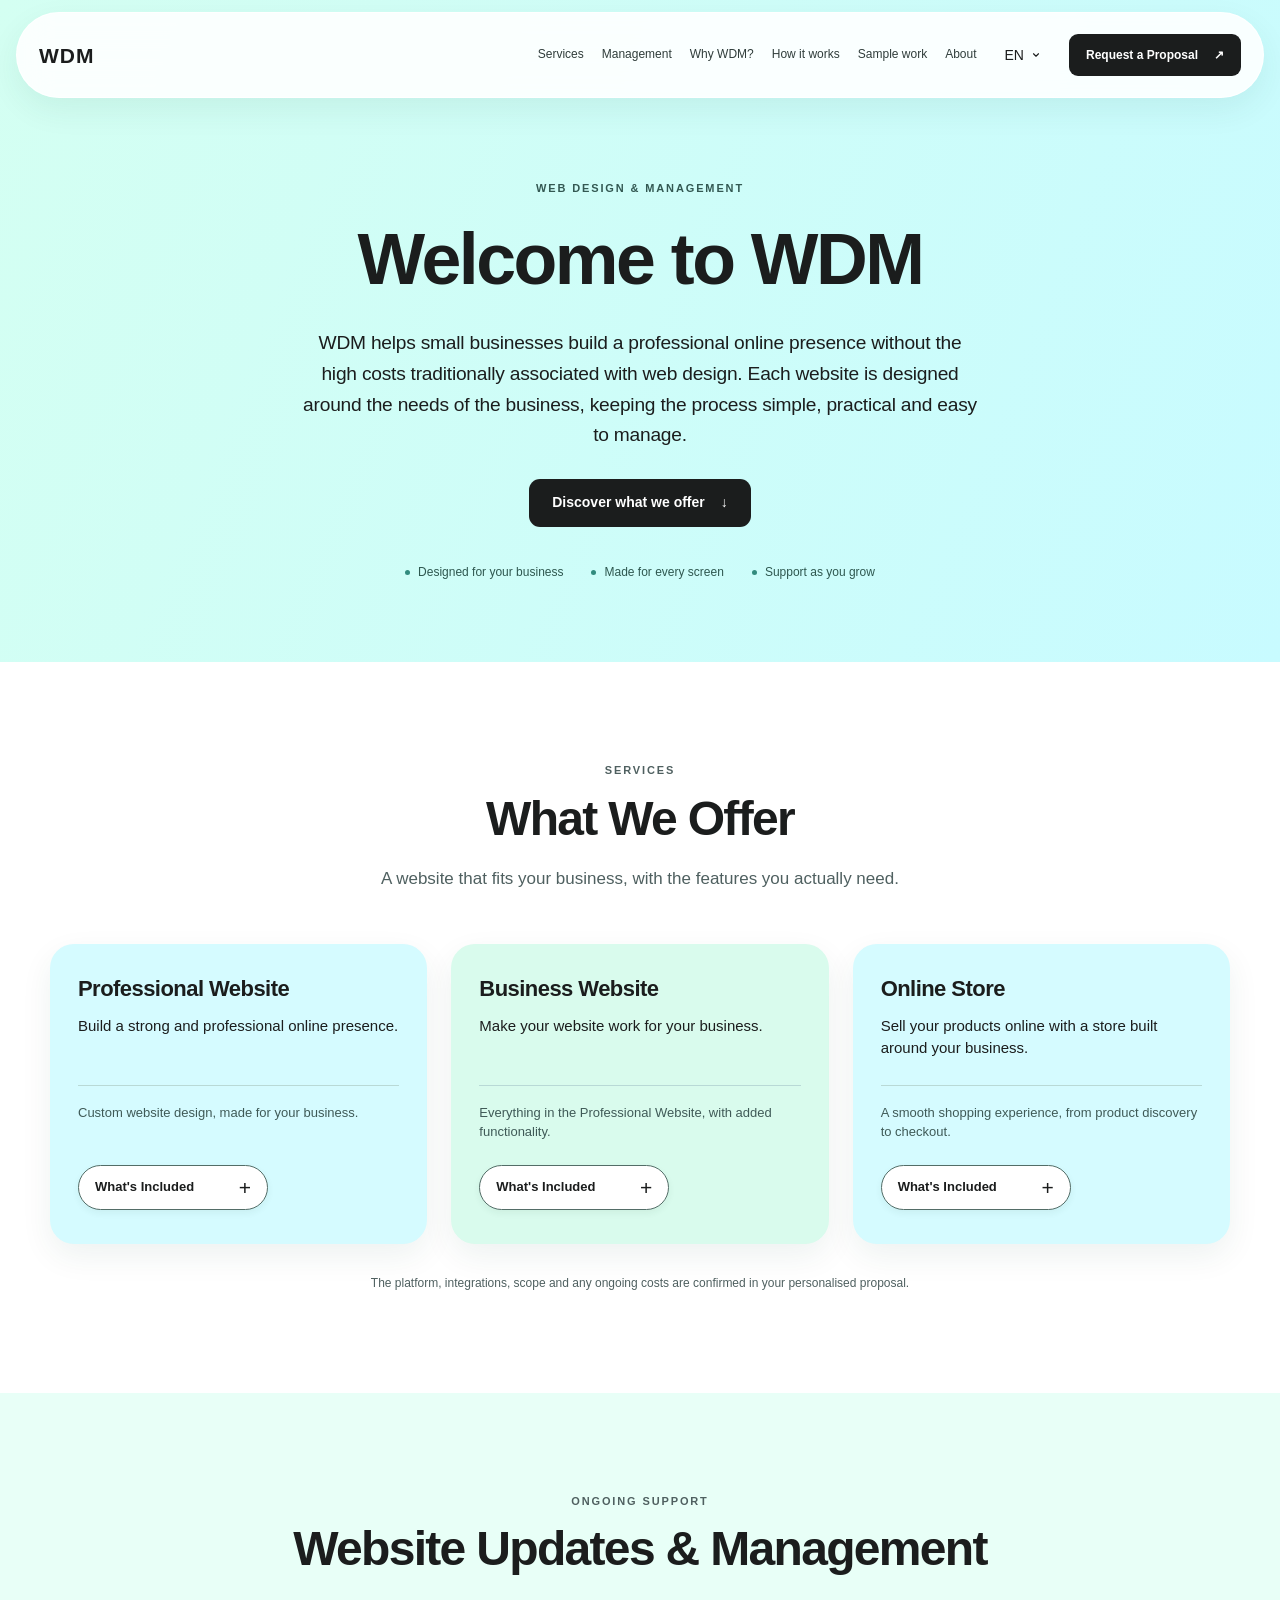
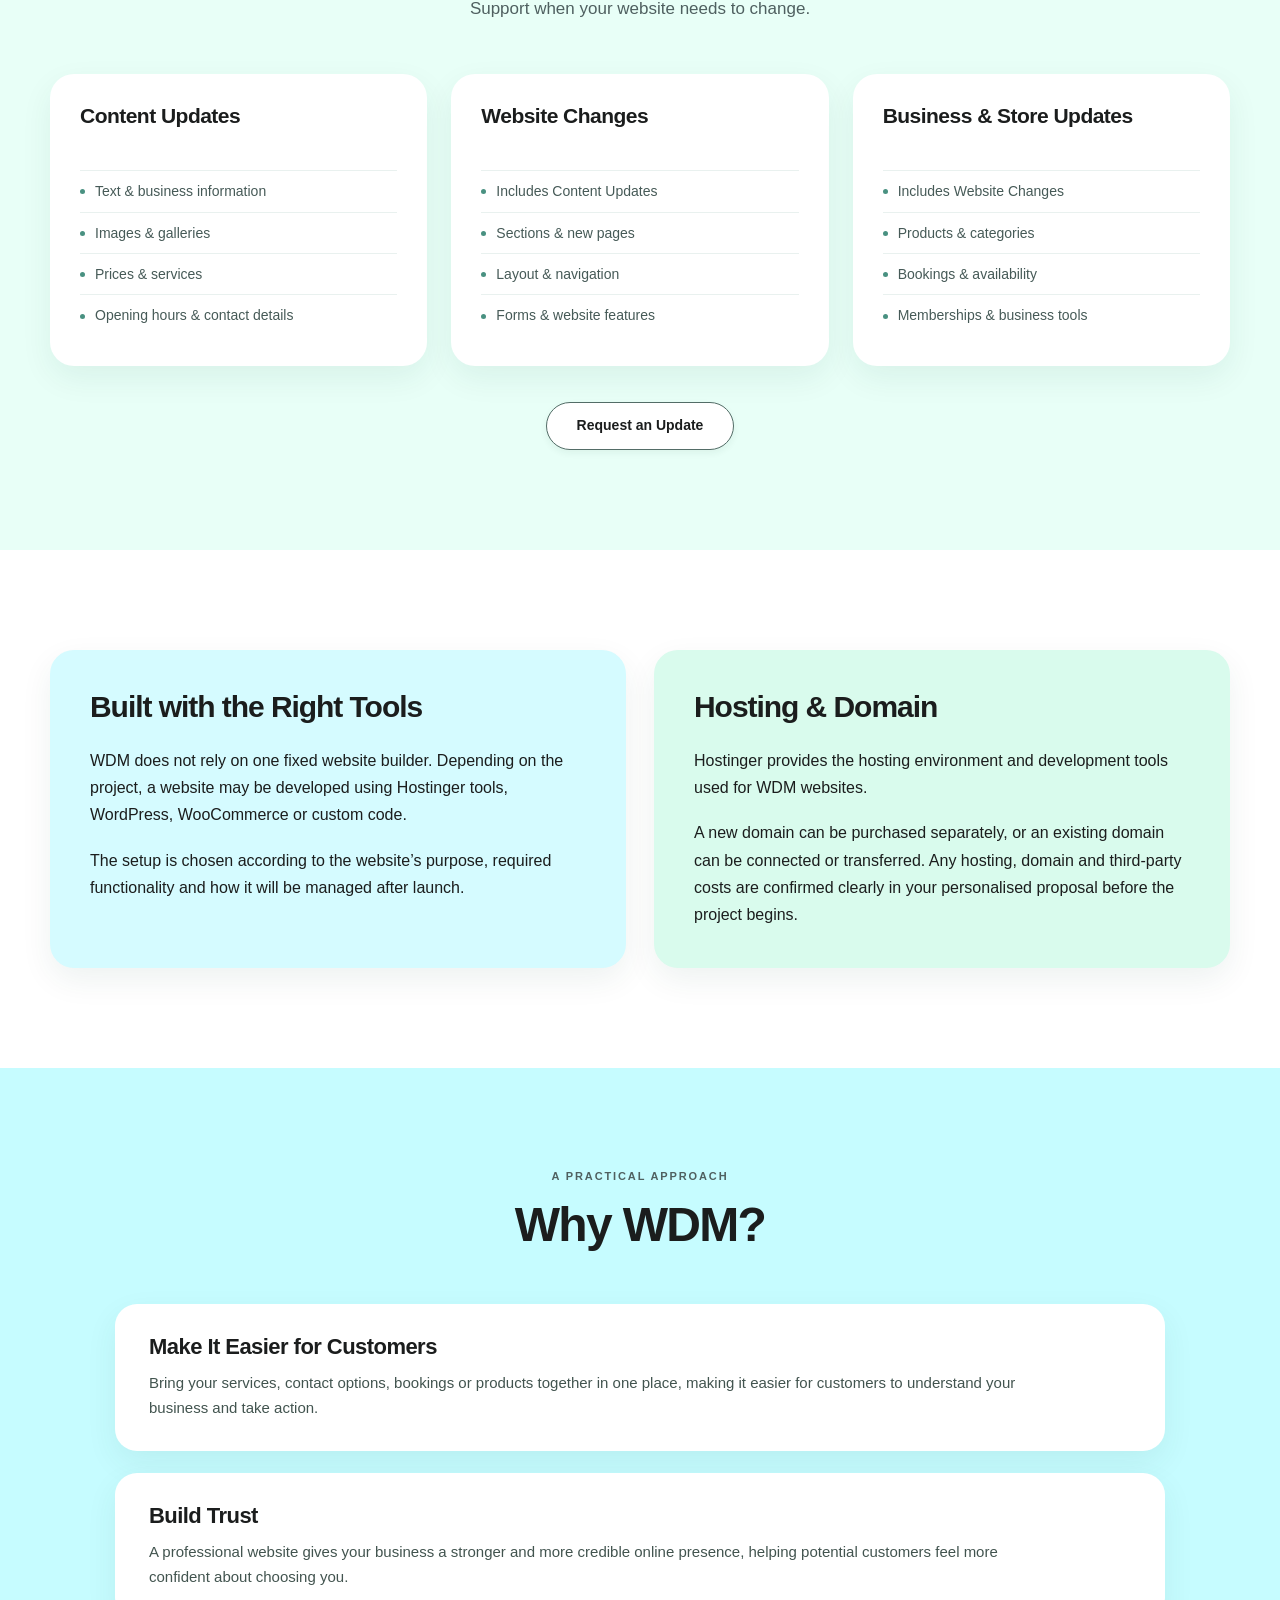
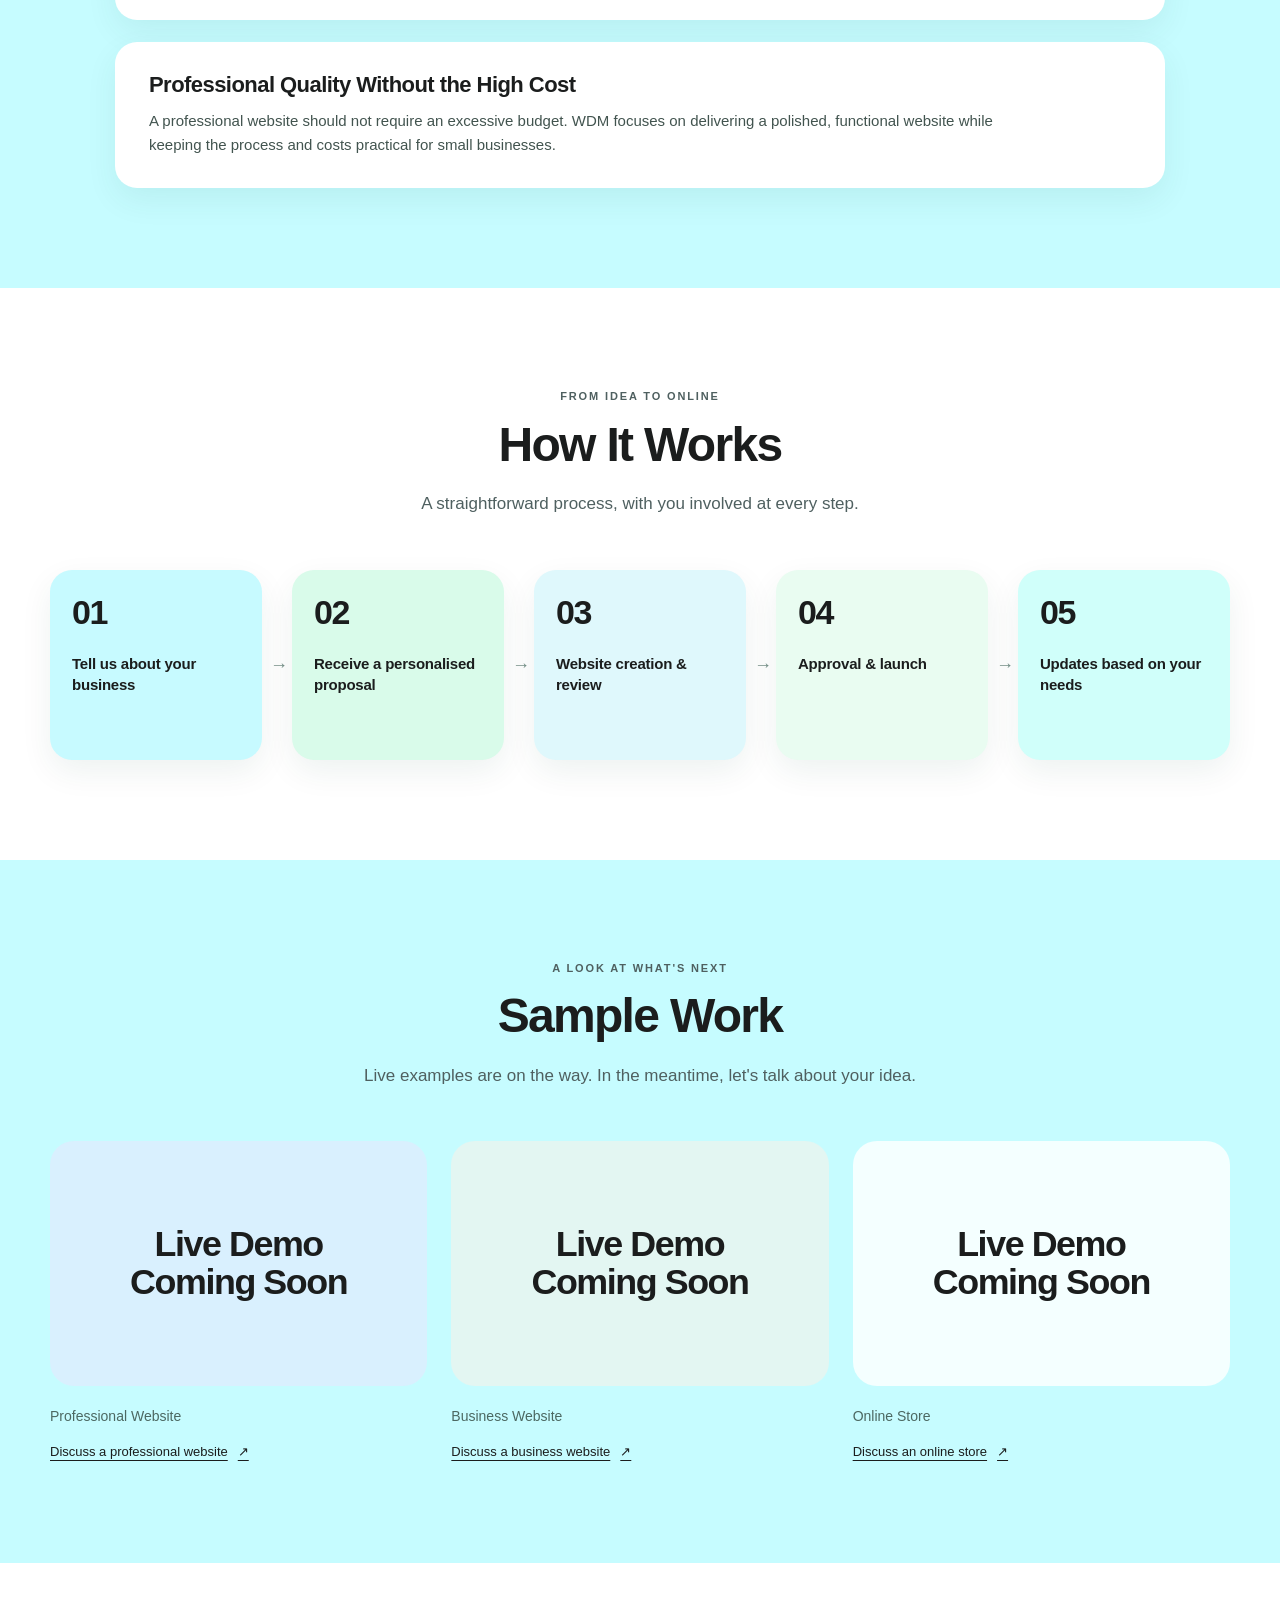
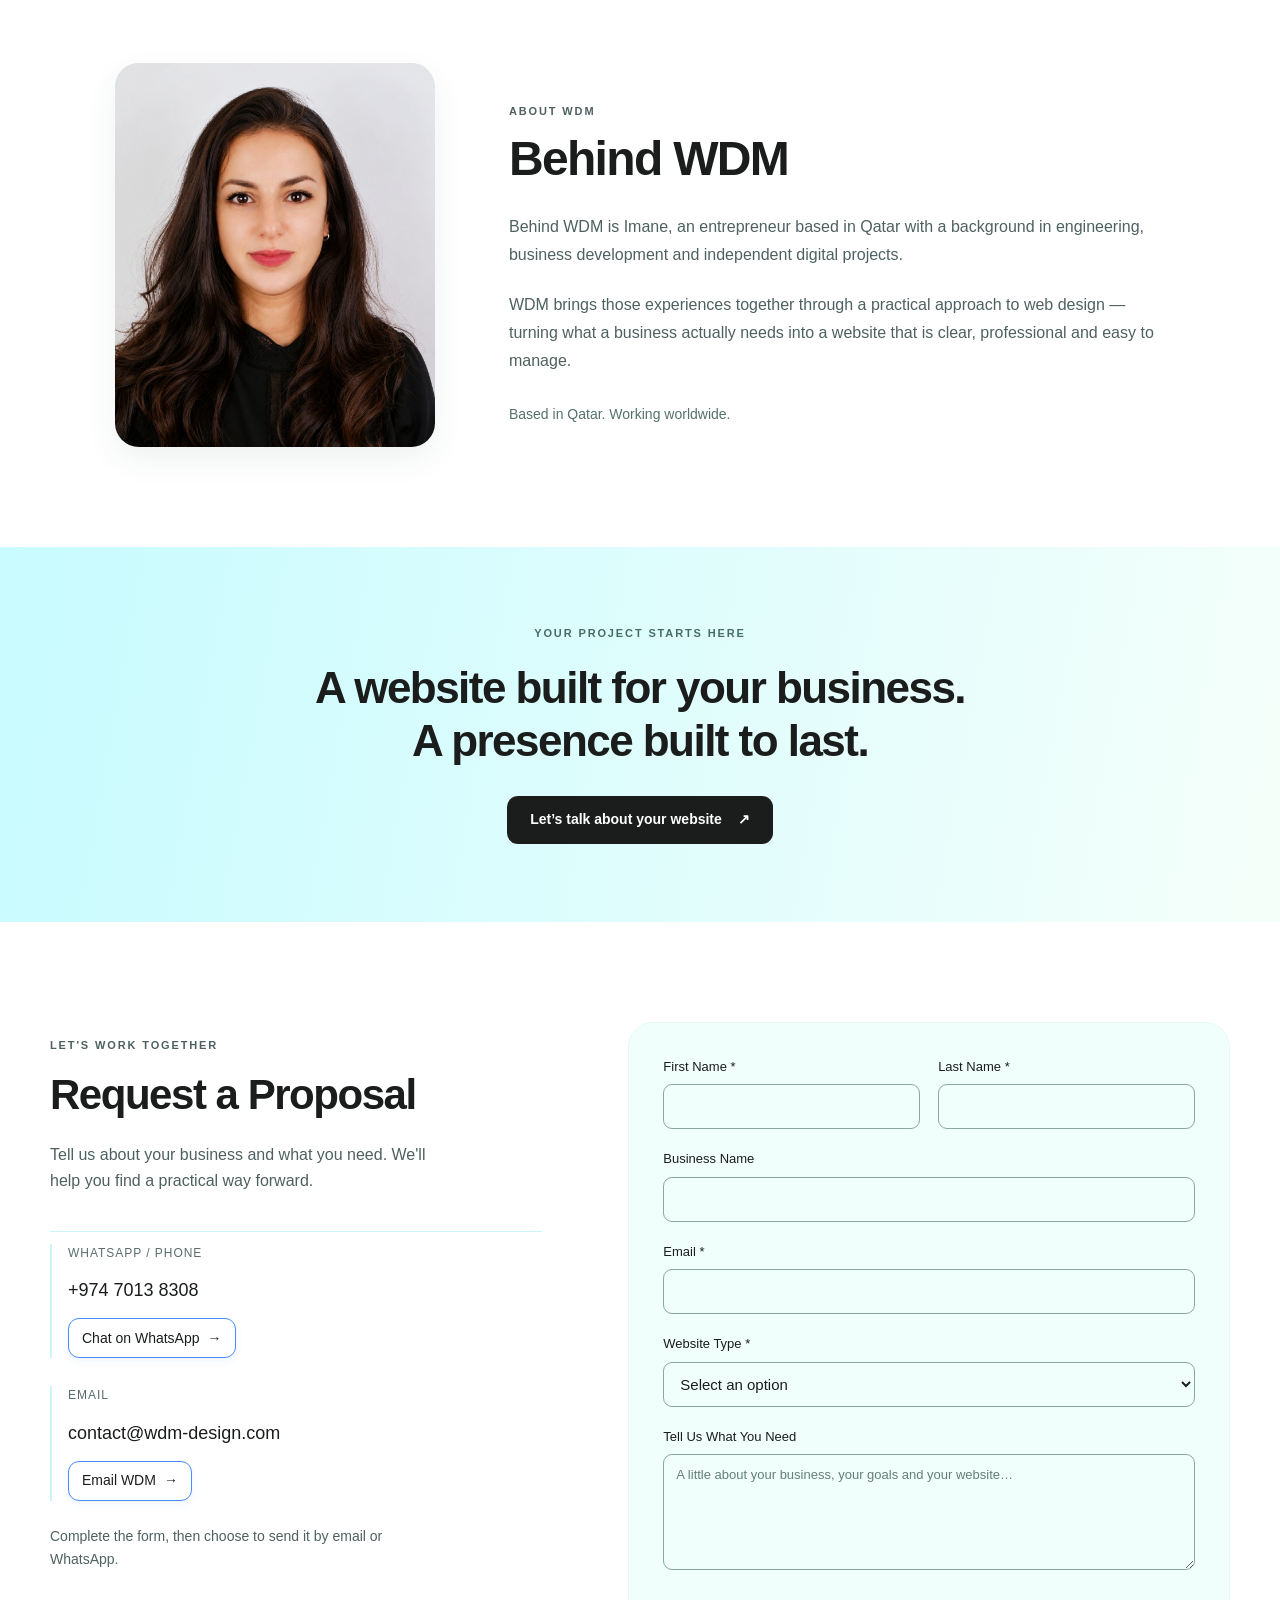
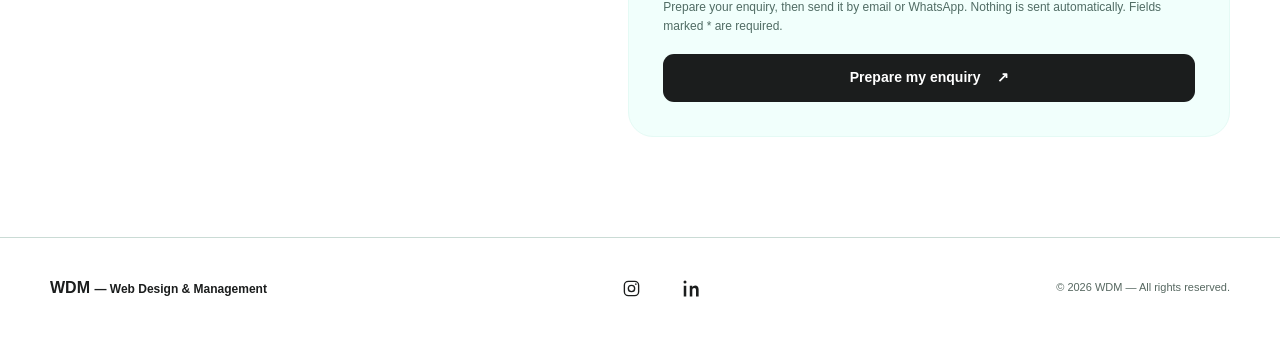
<file: index.html>
<!doctype html>
<html lang="en">
<head>
  <meta charset="utf-8">
  <meta name="viewport" content="width=device-width, initial-scale=1">
  <meta name="theme-color" content="#cefbfb">
  <meta name="description" content="WDM — Web Design & Management. Professional websites, business websites, online stores and ongoing website support for small businesses.">
  <title>WDM — Web Design &amp; Management</title>
  <link rel="icon" href="data:image/svg+xml,%3Csvg xmlns='http://www.w3.org/2000/svg' viewBox='0 0 64 64'%3E%3Crect width='64' height='64' rx='16' fill='%23cefbfb'/%3E%3Ctext x='32' y='42' text-anchor='middle' font-family='Arial' font-size='34' font-weight='700'%3EW%3C/text%3E%3C/svg%3E">
  <link rel="alternate" hreflang="en" href="/">
  <link rel="alternate" hreflang="fr" href="/fr/">
  <link rel="alternate" hreflang="x-default" href="/">
  <link rel="stylesheet" href="/style.css?v=20261122-accordion-form-fix">
  <script src="/script.js?v=20261122-accordion-form-fix" defer></script>
</head>
<body>
  <a class="skip-link" href="#main">Skip to main content</a>
  <header class="site-header" id="site-header">
    <a class="brand" href="#home" aria-label="WDM home">
      <strong>WDM</strong>
    </a>
    <button class="menu-toggle" id="menu-toggle" type="button" aria-expanded="false" aria-controls="primary-nav" aria-label="Toggle navigation"><span></span><span></span><span></span></button>
    <nav id="primary-nav" class="primary-nav" aria-label="Main navigation">
      <div class="language-switch language-switch-mobile" role="group" aria-label="Language"><details class="language-dropdown"><summary class="language-toggle" aria-label="Choose language. Current language: English."><span data-current-language>EN</span><svg class="language-chevron" viewBox="0 0 12 12" width="10" height="10" fill="none" stroke="currentColor" stroke-width="1.35" stroke-linecap="round" stroke-linejoin="round" aria-hidden="true" focusable="false"><path d="m3 4.5 3 3 3-3"/></svg></summary><div class="language-options"><a href="/" data-language-link lang="en" hreflang="en" aria-label="English" aria-current="page"><span>English</span></a><a href="/fr/" data-language-link lang="fr" hreflang="fr" aria-label="Français"><span>Français</span></a></div></details></div>
      <a href="#services">Services</a>
      <a href="#management">Management</a>
      <a href="#why-wdm">Why WDM?</a>
      <a href="#process">How it works</a>
      <a href="#work">Sample work</a>
      <a href="#about">About</a>
    </nav>
    <nav class="language-switch language-switch-desktop" aria-label="Language"><details class="language-dropdown"><summary class="language-toggle" aria-label="Choose language. Current language: English."><span data-current-language>EN</span><svg class="language-chevron" viewBox="0 0 12 12" width="10" height="10" fill="none" stroke="currentColor" stroke-width="1.35" stroke-linecap="round" stroke-linejoin="round" aria-hidden="true" focusable="false"><path d="m3 4.5 3 3 3-3"/></svg></summary><div class="language-options"><a href="/" data-language-link lang="en" hreflang="en" aria-label="English" aria-current="page"><span>English</span></a><a href="/fr/" data-language-link lang="fr" hreflang="fr" aria-label="Français"><span>Français</span></a></div></details></nav>
    <a class="button button-dark header-cta" href="#contact">Request a Proposal <span aria-hidden="true">↗</span></a>
  </header>

  <main id="main">
    <section class="hero" id="home" aria-labelledby="hero-title">
      <div class="hero-inner">
        <p class="eyebrow">WEB DESIGN &amp; MANAGEMENT</p>
        <h1 id="hero-title">Welcome to WDM</h1>
        <p class="hero-copy">WDM helps small businesses build a professional online presence without the high costs traditionally associated with web design. Each website is designed around the needs of the business, keeping the process simple, practical and easy to manage.</p>
        <a class="button button-dark hero-discover" href="#services">Discover what we offer <span class="hero-cta-arrow" aria-hidden="true">↓</span></a>
        <div class="hero-tags" aria-label="Our focus"><span>Designed for your business</span><span>Made for every screen</span><span>Support as you grow</span></div>
      </div>
    </section>

    <section class="section services" id="services" aria-labelledby="services-title">
      <div class="container">
        <div class="section-heading"><p class="eyebrow" data-services-reveal="label">SERVICES</p><h2 id="services-title" data-services-reveal="title">What We Offer</h2><p data-services-reveal="subtitle">A website that fits your business, with the features you actually need.</p></div>
        <div class="three-grid service-grid">
          <article class="service-card aqua" data-services-reveal="card-1">
            <h3>Professional Website</h3>
            <p>Build a strong and professional online presence.</p>
            <div class="card-line"></div>
            <p class="card-preview">Custom website design, made for your business.</p>
            <details class="service-details"><summary>What's Included <span aria-hidden="true">+</span></summary><ul><li>Custom website design</li><li>Mobile-friendly layout</li><li>Business &amp; service presentation</li><li>Contact &amp; enquiry options</li><li>Social media &amp; WhatsApp integration</li><li>Custom domain setup</li><li>Basic SEO setup</li><li>Hosting &amp; domain guidance</li></ul><a href="#contact">Discuss your website <span aria-hidden="true">↗</span></a></details>
          </article>
          <article class="service-card mint" data-services-reveal="card-2">
            <h3>Business Website</h3>
            <p>Make your website work for your business.</p>
            <div class="card-line"></div>
            <p class="card-preview">Everything in the Professional Website, with added functionality.</p>
            <details class="service-details"><summary>What's Included <span aria-hidden="true">+</span></summary><ul><li>Everything in Professional Website</li><li>Online bookings &amp; appointments</li><li>Online payment integrations</li><li>Customer accounts</li><li>Service packages &amp; memberships</li><li>Calendar integration</li><li>Business forms &amp; customer tools</li><li>Platform &amp; feature recommendations</li></ul><a href="#contact">Discuss your project <span aria-hidden="true">↗</span></a></details>
          </article>
          <article class="service-card aqua" data-services-reveal="card-3">
            <h3>Online Store</h3>
            <p>Sell your products online with a store built around your business.</p>
            <div class="card-line"></div>
            <p class="card-preview">A smooth shopping experience, from product discovery to checkout.</p>
            <details class="service-details"><summary>What's Included <span aria-hidden="true">+</span></summary><ul><li>Custom online store design</li><li>Product pages &amp; categories</li><li>Shopping cart &amp; checkout</li><li>Online payments</li><li>Customer accounts</li><li>Discounts &amp; promotions</li><li>Order &amp; product management</li><li>Custom domain setup</li></ul><a href="#contact">Discuss your store <span aria-hidden="true">↗</span></a></details>
          </article>
        </div>
        <p class="section-note" data-services-reveal="note">The platform, integrations, scope and any ongoing costs are confirmed in your personalised proposal.</p>
      </div>
    </section>

    <section class="section mint-section" id="management" aria-labelledby="management-title">
      <div class="container">
        <div class="section-heading"><p class="eyebrow" data-management-reveal="label">ONGOING SUPPORT</p><h2 id="management-title" data-management-reveal="title">Website Updates &amp; Management</h2><p data-management-reveal="subtitle">Support when your website needs to change.</p></div>
        <div class="three-grid management-grid">
          <article class="white-card" data-management-reveal="card-1"><h3>Content Updates</h3><ul class="plain-list"><li>Text &amp; business information</li><li>Images &amp; galleries</li><li>Prices &amp; services</li><li>Opening hours &amp; contact details</li></ul></article>
          <article class="white-card" data-management-reveal="card-2"><h3>Website Changes</h3><ul class="plain-list"><li>Includes Content Updates</li><li>Sections &amp; new pages</li><li>Layout &amp; navigation</li><li>Forms &amp; website features</li></ul></article>
          <article class="white-card" data-management-reveal="card-3"><h3>Business &amp; Store Updates</h3><ul class="plain-list"><li>Includes Website Changes</li><li>Products &amp; categories</li><li>Bookings &amp; availability</li><li>Memberships &amp; business tools</li></ul></article>
        </div>
        <div class="management-action" data-management-reveal="action">
          <button class="management-update-button" id="update-request-open" type="button" aria-haspopup="dialog" aria-controls="update-request-dialog">Request an Update</button>
        </div>
      </div>
      <dialog id="update-request-dialog" aria-labelledby="update-request-title" aria-describedby="update-request-description">
        <div class="update-request-shell">
          <header class="update-request-header">
            <p class="eyebrow">ONGOING SUPPORT</p>
            <h2 id="update-request-title">Request an Update</h2>
            <p id="update-request-description">Tell us what you’d like to change on your website.</p>
            <button class="update-request-close" id="update-request-close" type="button" aria-label="Close update request form"><span aria-hidden="true">×</span></button>
          </header>
          <form id="update-request-form" action="/api/update-request.php" method="post">
            <div class="update-request-honeypot" aria-hidden="true">
              <label for="update-website-confirm">Leave this field blank</label>
              <input id="update-website-confirm" name="websiteConfirm" type="text" autocomplete="off" tabindex="-1">
            </div>
            <div class="update-request-fields">
              <div class="update-request-field">
                <label for="update-name">Your name</label>
                <input id="update-name" name="name" type="text" maxlength="100" autocomplete="name" placeholder="Your name" required>
              </div>
              <div class="update-request-field">
                <label for="update-email">Email address</label>
                <input id="update-email" name="email" type="email" maxlength="254" autocomplete="email" placeholder="you@example.com" required>
              </div>
              <div class="update-request-field">
                <label for="update-website">Website link</label>
                <input id="update-website" name="website" type="url" maxlength="2048" inputmode="url" autocomplete="url" placeholder="https://yourwebsite.com" required>
              </div>
              <div class="update-request-field">
                <label for="update-type">Type of update</label>
                <select id="update-type" name="updateType" required>
                  <option value="">Choose update type</option>
                  <option value="content">Content Update</option>
                  <option value="website">Website Change</option>
                  <option value="business-store">Business / Store Update</option>
                </select>
              </div>
              <div class="update-request-field update-request-full">
                <label for="update-changes">Requested changes</label>
                <textarea id="update-changes" name="changes" rows="4" maxlength="5000" placeholder="Describe what you would like to change…" required></textarea>
              </div>
            </div>
            <p class="update-request-preview-note">We’ll reply to the email address you provide.</p>
            <button class="button button-dark update-request-submit" type="submit">Send your request <span aria-hidden="true">→</span></button>
            <p class="update-request-status" id="update-request-status" role="status" aria-live="polite"></p>
          </form>
        </div>
      </dialog>
    </section>

    <section class="section platform-section" id="platform" aria-label="Website platform, hosting and domain information" data-staged-section>
      <div class="container two-grid">
        <article class="info-card aqua" data-staged-reveal style="--stage-delay:0ms"><h2>Built with the Right Tools</h2><p>WDM does not rely on one fixed website builder. Depending on the project, a website may be developed using Hostinger tools, WordPress, WooCommerce or custom code.</p><p>The setup is chosen according to the website’s purpose, required functionality and how it will be managed after launch.</p></article>
        <article class="info-card mint" data-staged-reveal style="--stage-delay:180ms"><h2>Hosting &amp; Domain</h2><p>Hostinger provides the hosting environment and development tools used for WDM websites.</p><p>A new domain can be purchased separately, or an existing domain can be connected or transferred. Any hosting, domain and third-party costs are confirmed clearly in your personalised proposal before the project begins.</p></article>
      </div>
    </section>

    <section class="section brand-blue-section" id="why-wdm" aria-labelledby="why-title" data-staged-section>
      <div class="container">
        <div class="section-heading" data-staged-trigger><p class="eyebrow" data-staged-reveal style="--stage-delay:0ms">A PRACTICAL APPROACH</p><h2 id="why-title" data-staged-reveal style="--stage-delay:160ms">Why WDM?</h2></div>
        <div class="benefit-list">
          <article class="benefit-card" data-staged-reveal style="--stage-delay:360ms"><div><h3>Make It Easier for Customers</h3><p>Bring your services, contact options, bookings or products together in one place, making it easier for customers to understand your business and take action.</p></div></article>
          <article class="benefit-card" data-staged-reveal style="--stage-delay:560ms"><div><h3>Build Trust</h3><p>A professional website gives your business a stronger and more credible online presence, helping potential customers feel more confident about choosing you.</p></div></article>
          <article class="benefit-card" data-staged-reveal style="--stage-delay:760ms"><div><h3>Professional Quality Without the High Cost</h3><p>A professional website should not require an excessive budget. WDM focuses on delivering a polished, functional website while keeping the process and costs practical for small businesses.</p></div></article>
        </div>
      </div>
    </section>

    <section class="section" id="process" aria-labelledby="process-title" data-staged-section>
      <div class="container">
        <div class="section-heading" data-staged-trigger><p class="eyebrow" data-staged-reveal style="--stage-delay:0ms">FROM IDEA TO ONLINE</p><h2 id="process-title" data-staged-reveal style="--stage-delay:140ms">How It Works</h2><p data-staged-reveal style="--stage-delay:280ms">A straightforward process, with you involved at every step.</p></div>
        <ol class="process-grid">
          <li class="process-card" data-staged-reveal style="--stage-delay:460ms"><span class="process-number">01</span><h3>Tell us about your business</h3><span class="process-arrow" aria-hidden="true" data-staged-reveal style="--stage-delay:600ms"></span></li>
          <li class="process-card" data-staged-reveal style="--stage-delay:740ms"><span class="process-number">02</span><h3>Receive a personalised proposal</h3><span class="process-arrow" aria-hidden="true" data-staged-reveal style="--stage-delay:880ms"></span></li>
          <li class="process-card" data-staged-reveal style="--stage-delay:1020ms"><span class="process-number">03</span><h3>Website creation &amp; review</h3><span class="process-arrow" aria-hidden="true" data-staged-reveal style="--stage-delay:1160ms"></span></li>
          <li class="process-card" data-staged-reveal style="--stage-delay:1300ms"><span class="process-number">04</span><h3>Approval &amp; launch</h3><span class="process-arrow" aria-hidden="true" data-staged-reveal style="--stage-delay:1440ms"></span></li>
          <li class="process-card" data-staged-reveal style="--stage-delay:1580ms"><span class="process-number">05</span><h3>Updates based on your needs</h3></li>
        </ol>
      </div>
    </section>

    <section class="section brand-blue-section" id="work" aria-labelledby="work-title" data-staged-section>
      <div class="container">
        <div class="section-heading" data-staged-trigger><p class="eyebrow" data-staged-reveal style="--stage-delay:0ms">A LOOK AT WHAT'S NEXT</p><h2 id="work-title" data-staged-reveal style="--stage-delay:160ms">Sample Work</h2><p data-staged-reveal style="--stage-delay:320ms">Live examples are on the way. In the meantime, let's talk about your idea.</p></div>
        <div class="three-grid sample-grid">
          <article class="sample-card" data-staged-reveal style="--stage-delay:500ms"><div class="sample-preview sample-blue"><span>Live Demo<br>Coming Soon</span></div><h3>Professional Website</h3><a href="#contact">Discuss a professional website <span aria-hidden="true">↗</span></a></article>
          <article class="sample-card" data-staged-reveal style="--stage-delay:680ms"><div class="sample-preview sample-green"><span>Live Demo<br>Coming Soon</span></div><h3>Business Website</h3><a href="#contact">Discuss a business website <span aria-hidden="true">↗</span></a></article>
          <article class="sample-card" data-staged-reveal style="--stage-delay:860ms"><div class="sample-preview sample-light"><span>Live Demo<br>Coming Soon</span></div><h3>Online Store</h3><a href="#contact">Discuss an online store <span aria-hidden="true">↗</span></a></article>
        </div>
      </div>
    </section>

    <section class="section about-section" id="about" aria-labelledby="about-title" data-staged-section>
      <div class="container about-grid">
        <div class="about-heading" data-staged-trigger><p class="eyebrow" data-staged-reveal style="--stage-delay:0ms">ABOUT WDM</p><h2 id="about-title" data-staged-reveal style="--stage-delay:160ms">Behind WDM</h2></div>
        <figure class="founder-portrait" id="founder-portrait" data-staged-reveal style="--stage-delay:320ms">
          <img id="founder-photo" src="/assets/imane-wdm.jpg" alt="Imane, founder of WDM" width="600" height="720" loading="lazy" decoding="async" aria-hidden="true">
          <div class="founder-placeholder" role="img" aria-label="Founder photo placeholder for Imane"><span class="founder-initial" aria-hidden="true">I</span><span class="founder-name" aria-hidden="true">Imane</span><span class="founder-role" aria-hidden="true">Founder, WDM</span></div>
        </figure>
        <div class="about-copy">
          <p data-staged-reveal style="--stage-delay:500ms">Behind WDM is Imane, an entrepreneur based in Qatar with a background in engineering, business development and independent digital projects.</p>
          <p data-staged-reveal style="--stage-delay:680ms">WDM brings those experiences together through a practical approach to web design — turning what a business actually needs into a website that is clear, professional and easy to manage.</p>
          <p class="about-support" data-staged-reveal style="--stage-delay:860ms">Based in Qatar. Working worldwide.</p>
        </div>
      </div>
    </section>

    <section class="contact-intro" aria-label="Let's build your online presence"><div class="container"><p class="eyebrow">YOUR PROJECT STARTS HERE</p><h2>A website built for your business.<br>A presence built to last.</h2><a class="button button-dark" href="#contact">Let’s talk about your website <span aria-hidden="true">↗</span></a></div></section>

    <section class="section contact-section" id="contact" aria-labelledby="contact-title">
      <div class="container contact-grid">
        <div class="contact-copy" data-reveal>
          <p class="eyebrow">LET'S WORK TOGETHER</p><h2 id="contact-title">Request a Proposal</h2><p>Tell us about your business and what you need. We'll help you find a practical way forward.</p>
          <div class="contact-options">
            <div class="contact-method"><span>WHATSAPP / PHONE</span><a class="contact-phone" href="tel:+97470138308">+974 7013 8308</a><a class="contact-button" href="https://wa.me/97470138308" target="_blank" rel="noopener noreferrer">Chat on WhatsApp <span aria-hidden="true">→</span></a></div>
            <div class="contact-method"><span>EMAIL</span><a class="contact-email" href="mailto:contact@wdm-design.com">contact@wdm-design.com</a><a class="contact-button" href="mailto:contact@wdm-design.com">Email WDM <span aria-hidden="true">→</span></a></div>
          </div>
          <p class="contact-flow-note">Complete the form, then choose to send it by email or WhatsApp.</p>
        </div>
        <div class="form-card" data-reveal>
          <form id="project-form" action="mailto:contact@wdm-design.com" method="post" enctype="text/plain" data-contact-email="contact@wdm-design.com" data-whatsapp="97470138308" aria-label="Web design enquiry form">
            <div class="form-row"><div class="field"><label for="first-name">First Name <span aria-hidden="true">*</span></label><input id="first-name" name="firstName" autocomplete="given-name" required maxlength="80"></div><div class="field"><label for="last-name">Last Name <span aria-hidden="true">*</span></label><input id="last-name" name="lastName" autocomplete="family-name" required maxlength="80"></div></div>
            <div class="field"><label for="business-name">Business Name</label><input id="business-name" name="business" autocomplete="organization" maxlength="140"></div>
            <div class="field"><label for="email">Email <span aria-hidden="true">*</span></label><input id="email" name="email" type="email" autocomplete="email" required maxlength="180"></div>
            <div class="field"><label for="website-type">Website Type <span aria-hidden="true">*</span></label><select id="website-type" name="service" required><option value="">Select an option</option><option value="professional">Professional Website</option><option value="business">Business Website</option><option value="store">Online Store</option><option value="management">Website Updates &amp; Management</option><option value="guidance">I'm not sure yet</option></select></div>
            <div class="field"><label for="project-details">Tell Us What You Need</label><textarea id="project-details" name="details" rows="4" maxlength="2400" placeholder="A little about your business, your goals and your website…"></textarea></div>
            <p class="form-note">Prepare your enquiry, then send it by email or WhatsApp. Nothing is sent automatically. Fields marked * are required.</p>
            <button class="button button-dark form-submit" type="submit">Prepare my enquiry <span aria-hidden="true">↗</span></button>
          </form>
          <section id="brief-result" class="brief-result" hidden aria-labelledby="brief-title"><h3 id="brief-title" tabindex="-1">Your enquiry is ready</h3><label class="sr-only" for="brief-output">Your enquiry</label><textarea id="brief-output" rows="8" readonly></textarea><div class="brief-actions"><a id="email-brief" class="button button-dark" hidden>Email WDM <span aria-hidden="true">↗</span></a><a id="whatsapp-brief" class="button button-outline" target="_blank" rel="noopener noreferrer" hidden>Send on WhatsApp <span aria-hidden="true">↗</span></a><button id="copy-brief" class="text-link" type="button">Copy enquiry</button><button id="download-brief" class="text-link" type="button">Download enquiry</button></div><p id="brief-status" class="form-note" role="status" aria-live="polite"></p></section>
          <noscript><p class="form-note">Please email <a href="mailto:contact@wdm-design.com">contact@wdm-design.com</a> or <a href="https://wa.me/97470138308">contact us on WhatsApp</a> to request a proposal.</p></noscript>
        </div>
      </div>
    </section>
  </main>

  <footer class="site-footer"><div class="container footer-inner"><a class="footer-brand" href="#home">WDM <span>— Web Design &amp; Management</span></a><nav aria-label="Social links"><a href="https://www.instagram.com/wdm.web.design/" target="_blank" rel="noopener noreferrer" aria-label="WDM on Instagram"><svg viewBox="0 0 24 24" width="19" height="19" fill="none" stroke="currentColor" stroke-width="1.7" aria-hidden="true" focusable="false"><rect x="3" y="3" width="18" height="18" rx="5"/><circle cx="12" cy="12" r="4"/><circle cx="17.5" cy="6.5" r="1" fill="currentColor" stroke="none"/></svg></a><a href="https://www.linkedin.com/company/wdm-design/home/?viewAsMember=true" target="_blank" rel="noopener noreferrer" aria-label="WDM on LinkedIn"><svg viewBox="0 0 24 24" width="19" height="19" fill="currentColor" aria-hidden="true" focusable="false"><path d="M5.4 8.6H2.2V22h3.2V8.6ZM3.8 2a1.9 1.9 0 1 0 0 3.8 1.9 1.9 0 0 0 0-3.8ZM13 8.6H9.8V22H13v-7.5c0-2 1-3 2.5-3 1.5 0 2.2 1 2.2 3V22H21v-8.7c0-3.3-1.7-5-4.2-5-1.8 0-3 1-3.8 2.2V8.6Z"/></svg></a></nav><p>© <span data-year>2026</span> WDM — All rights reserved.</p></div></footer>
</body>
</html>
</file>
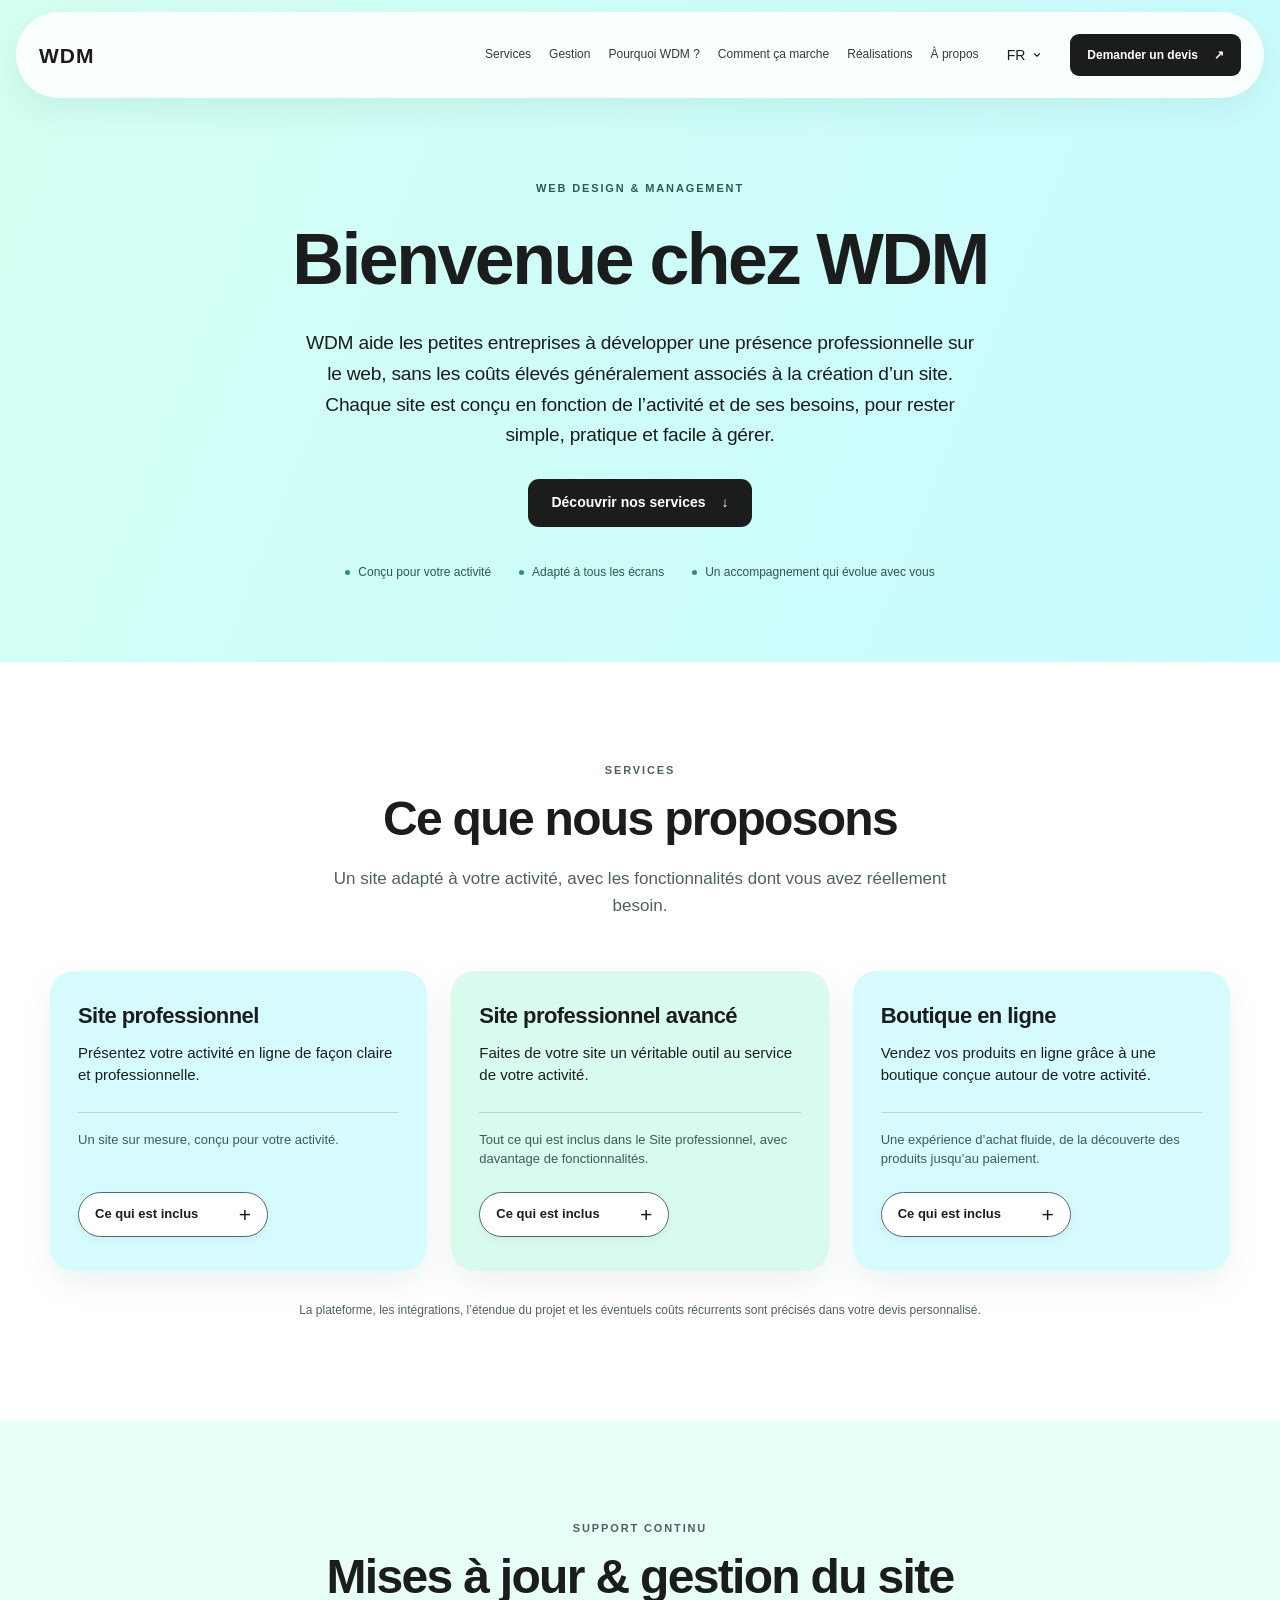
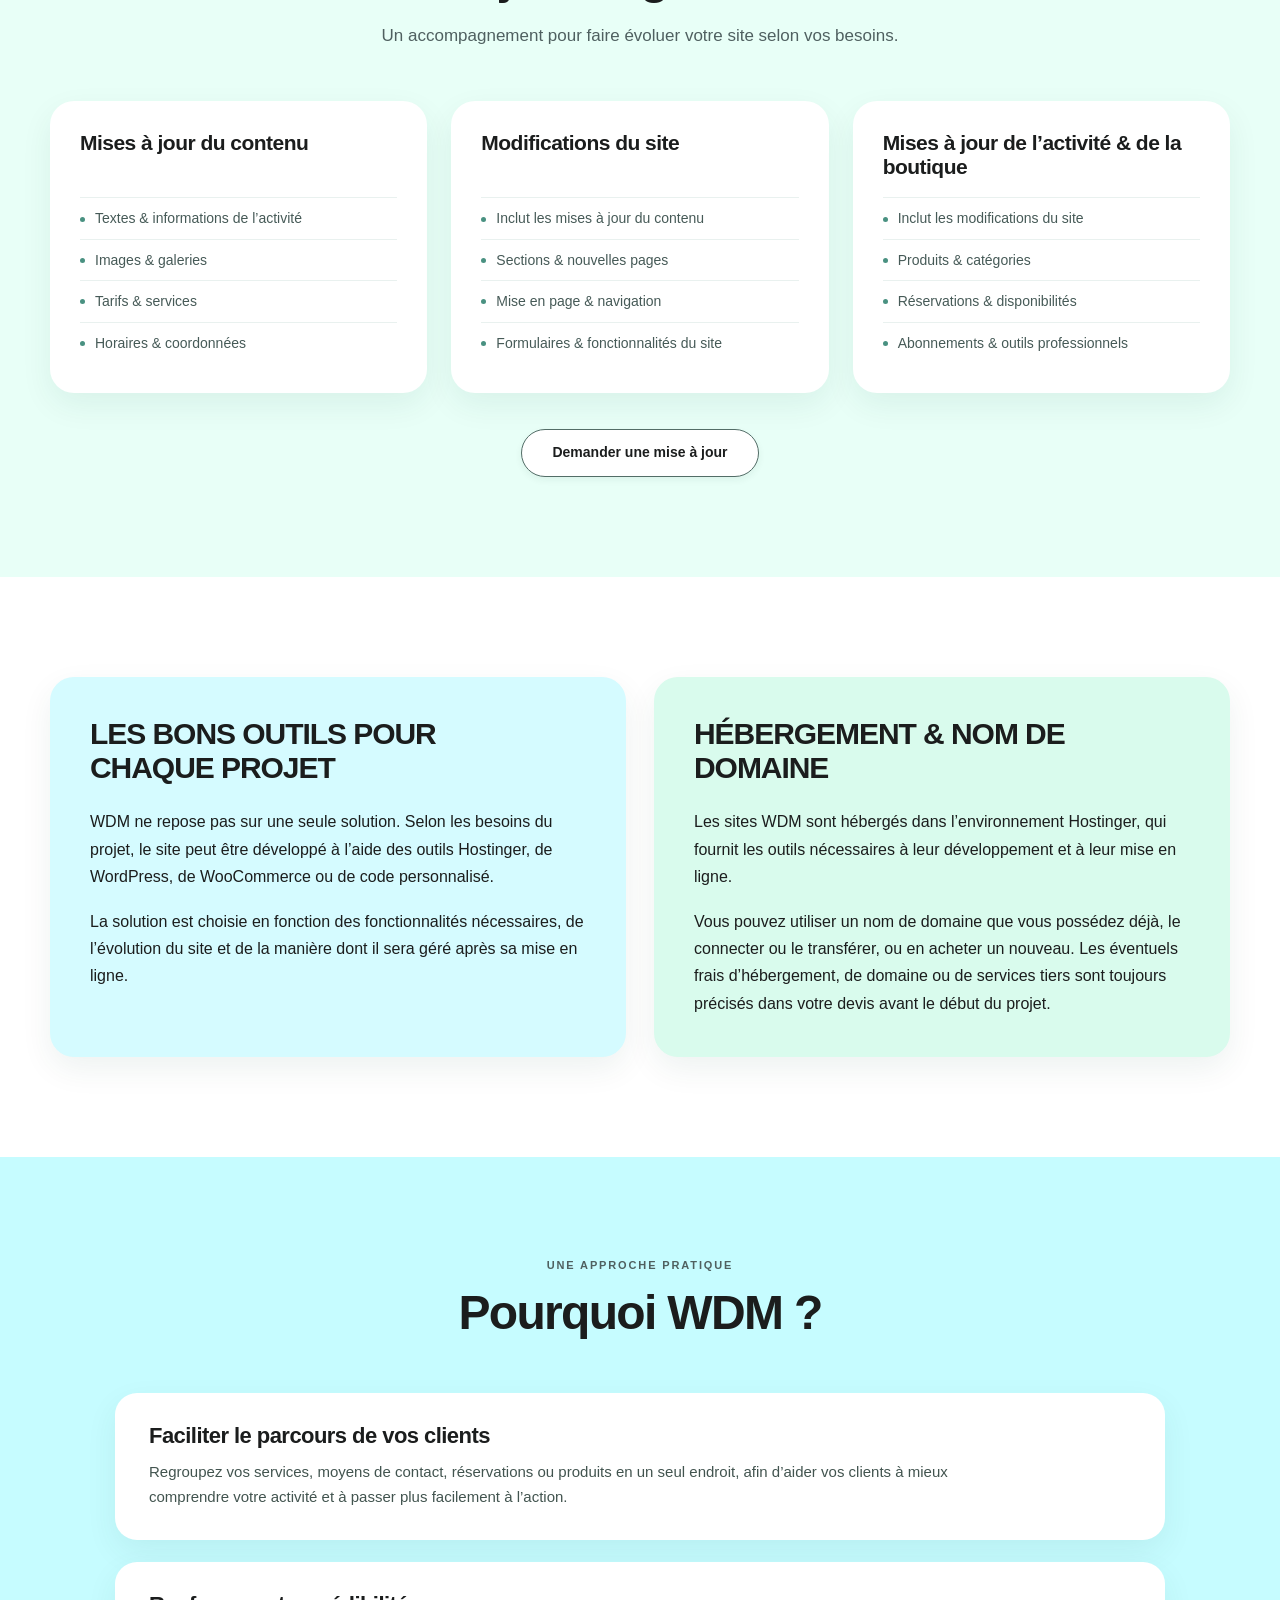
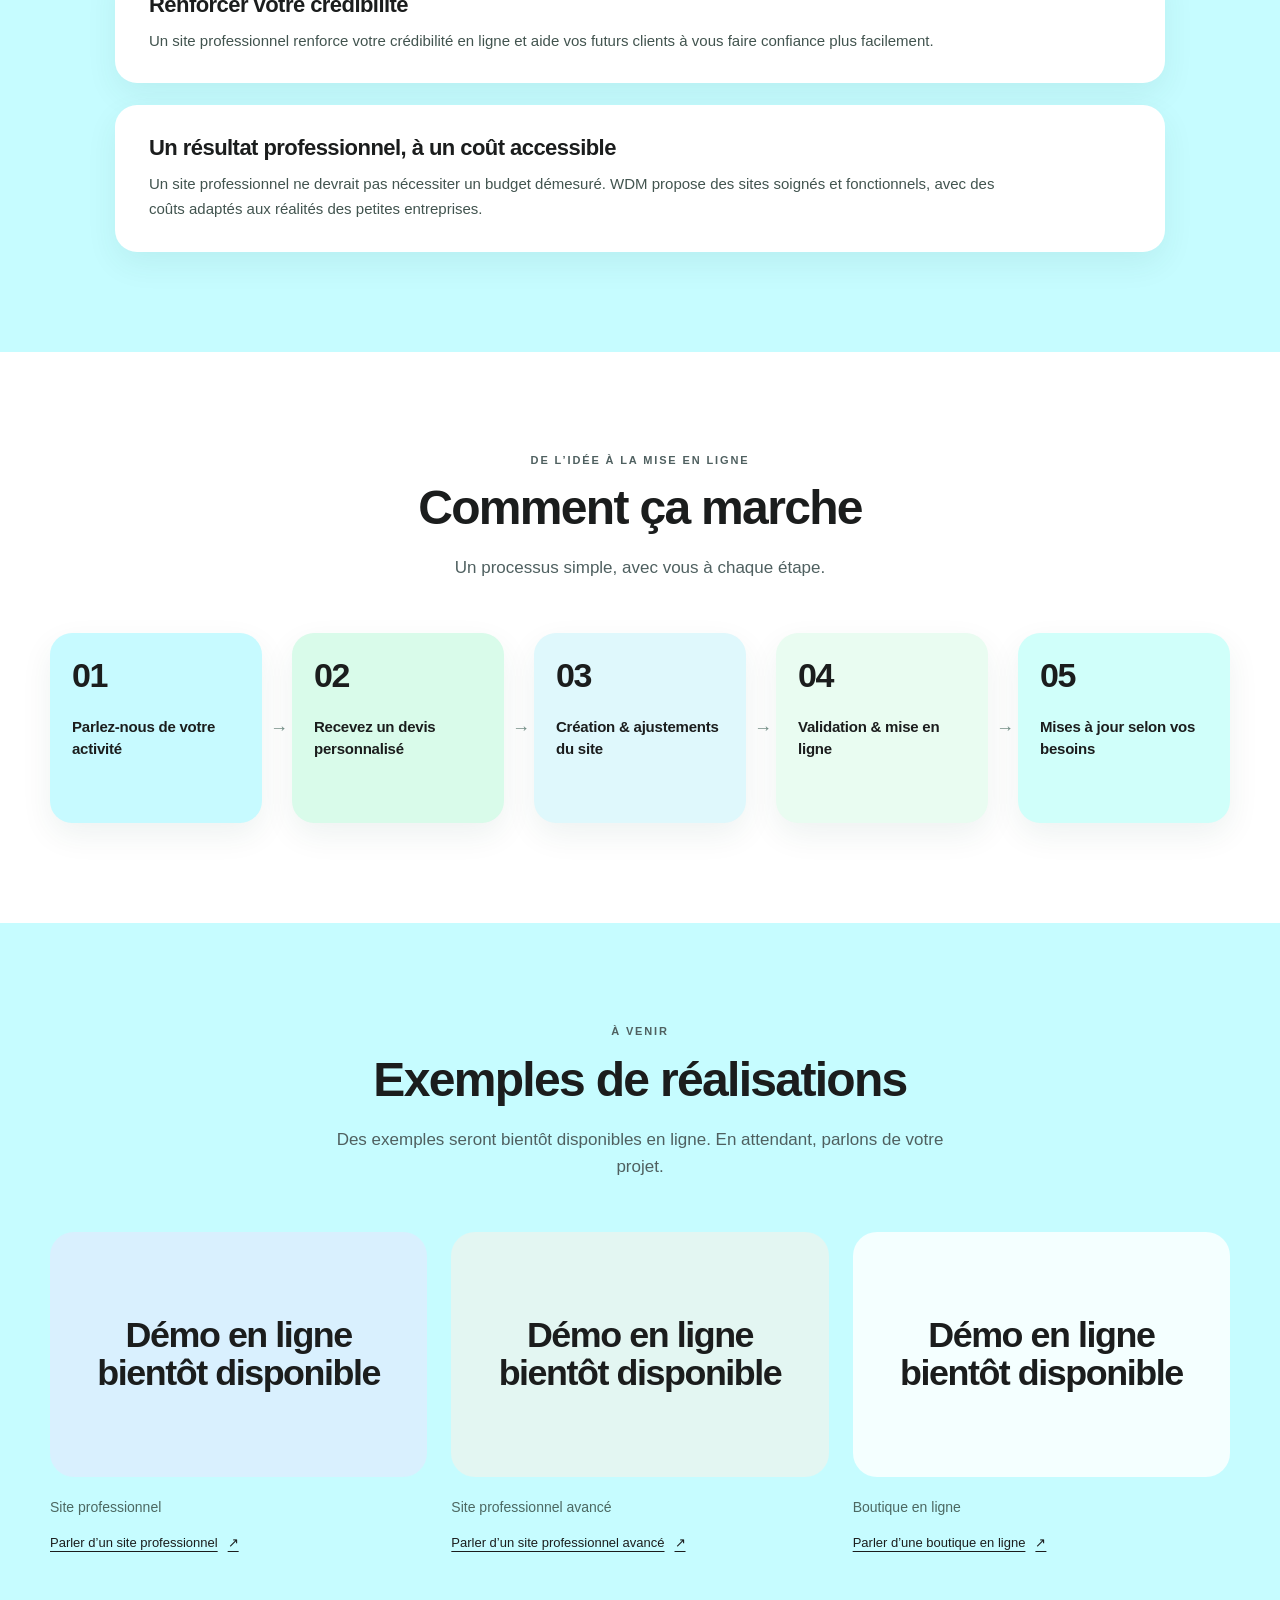
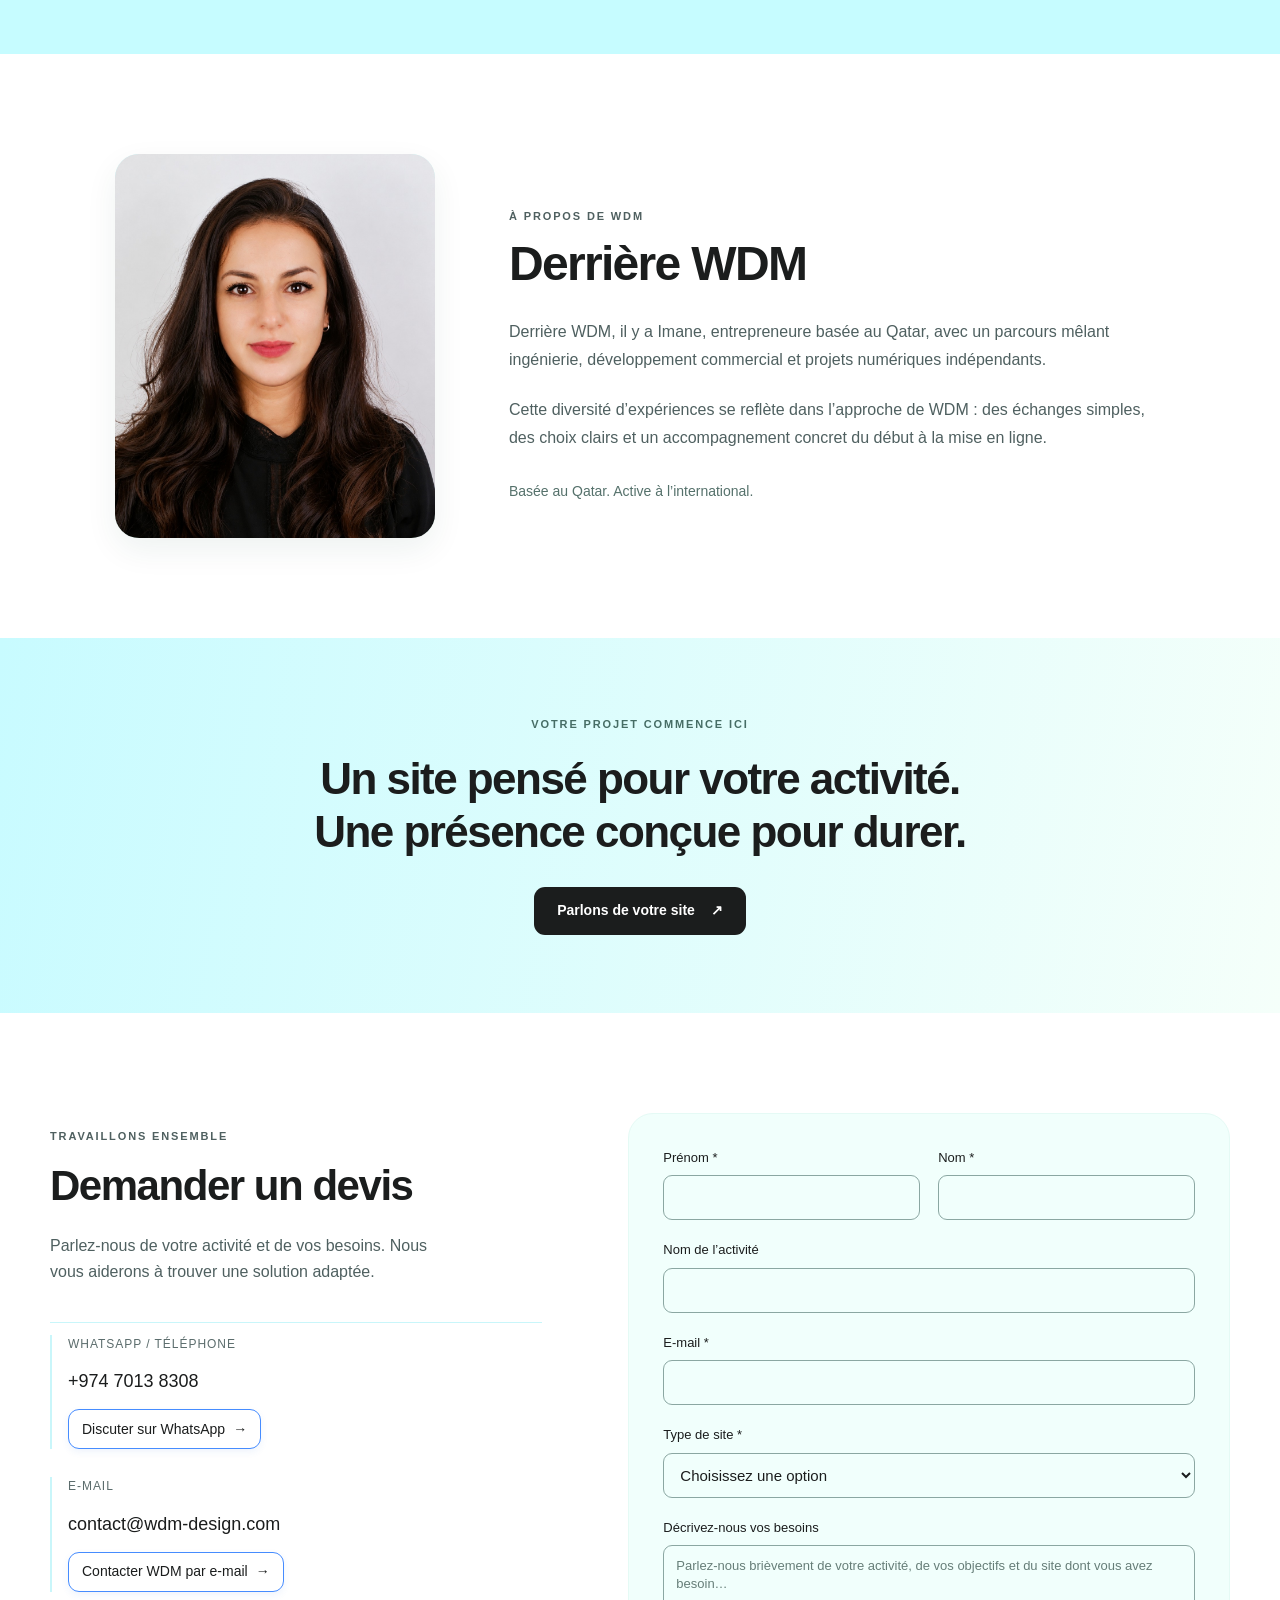
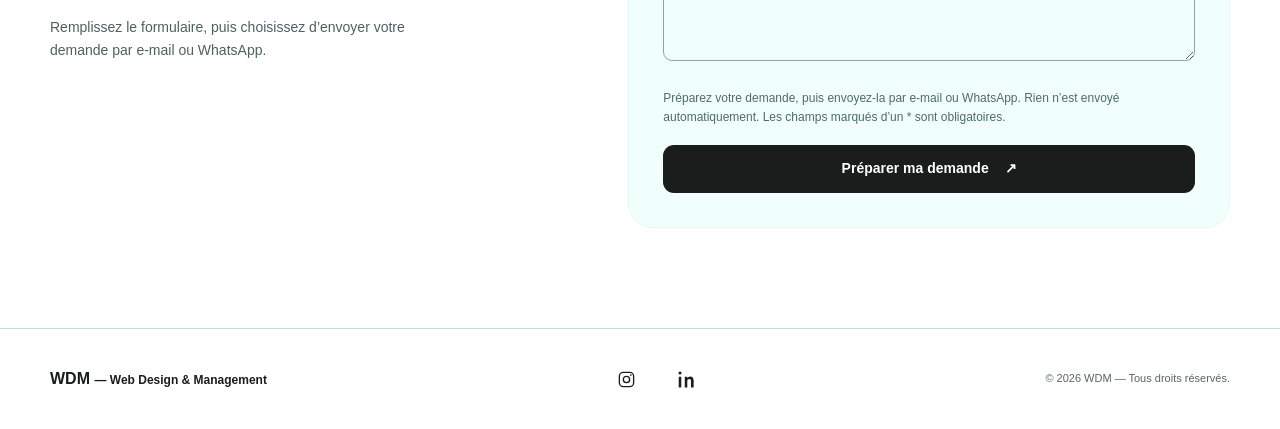
<file: fr/index.html>
<!doctype html>
<html lang="fr">
<head>
  <meta charset="utf-8">
  <meta name="viewport" content="width=device-width, initial-scale=1">
  <meta name="theme-color" content="#cefbfb">
  <meta name="description" content="WDM — Web Design &amp; Management. Sites professionnels, sites professionnels avancés, boutiques en ligne et accompagnement pour les petites entreprises.">
  <title>WDM — Web Design &amp; Management</title>
  <link rel="icon" href="data:image/svg+xml,%3Csvg xmlns='http://www.w3.org/2000/svg' viewBox='0 0 64 64'%3E%3Crect width='64' height='64' rx='16' fill='%23cefbfb'/%3E%3Ctext x='32' y='42' text-anchor='middle' font-family='Arial' font-size='34' font-weight='700'%3EW%3C/text%3E%3C/svg%3E">
  <link rel="alternate" hreflang="en" href="/">
  <link rel="alternate" hreflang="fr" href="/fr/">
  <link rel="alternate" hreflang="x-default" href="/">
  <link rel="stylesheet" href="/style.css?v=20261122-accordion-form-fix">
  <script src="/script.js?v=20261122-accordion-form-fix" defer></script>
</head>
<body>
  <a class="skip-link" href="#main">Aller au contenu principal</a>
  <header class="site-header" id="site-header">
    <a class="brand" href="#home" aria-label="Accueil WDM">
      <strong>WDM</strong>
    </a>
    <button class="menu-toggle" id="menu-toggle" type="button" aria-expanded="false" aria-controls="primary-nav" aria-label="Ouvrir ou fermer la navigation"><span></span><span></span><span></span></button>
    <nav id="primary-nav" class="primary-nav" aria-label="Navigation principale">
      <div class="language-switch language-switch-mobile" role="group" aria-label="Langue"><details class="language-dropdown"><summary class="language-toggle" aria-label="Choisir la langue. Langue actuelle : français."><span data-current-language>FR</span><svg class="language-chevron" viewBox="0 0 12 12" width="10" height="10" fill="none" stroke="currentColor" stroke-width="1.35" stroke-linecap="round" stroke-linejoin="round" aria-hidden="true" focusable="false"><path d="m3 4.5 3 3 3-3"/></svg></summary><div class="language-options"><a href="/" data-language-link lang="en" hreflang="en" aria-label="English"><span>English</span></a><a href="/fr/" data-language-link lang="fr" hreflang="fr" aria-label="Français" aria-current="page"><span>Français</span></a></div></details></div>
      <a href="#services">Services</a>
      <a href="#management">Gestion</a>
      <a href="#why-wdm">Pourquoi WDM ?</a>
      <a href="#process">Comment ça marche</a>
      <a href="#work">Réalisations</a>
      <a href="#about">À propos</a>
    </nav>
    <nav class="language-switch language-switch-desktop" aria-label="Langue"><details class="language-dropdown"><summary class="language-toggle" aria-label="Choisir la langue. Langue actuelle : français."><span data-current-language>FR</span><svg class="language-chevron" viewBox="0 0 12 12" width="10" height="10" fill="none" stroke="currentColor" stroke-width="1.35" stroke-linecap="round" stroke-linejoin="round" aria-hidden="true" focusable="false"><path d="m3 4.5 3 3 3-3"/></svg></summary><div class="language-options"><a href="/" data-language-link lang="en" hreflang="en" aria-label="English"><span>English</span></a><a href="/fr/" data-language-link lang="fr" hreflang="fr" aria-label="Français" aria-current="page"><span>Français</span></a></div></details></nav>
    <a class="button button-dark header-cta" href="#contact">Demander un devis <span aria-hidden="true">↗</span></a>
  </header>

  <main id="main">
    <section class="hero" id="home" aria-labelledby="hero-title">
      <div class="hero-inner">
        <p class="eyebrow">WEB DESIGN &amp; MANAGEMENT</p>
        <h1 id="hero-title">Bienvenue chez WDM</h1>
        <p class="hero-copy">WDM aide les petites entreprises à développer une présence professionnelle sur le web, sans les coûts élevés généralement associés à la création d’un site. Chaque site est conçu en fonction de l’activité et de ses besoins, pour rester simple, pratique et facile à gérer.</p>
        <a class="button button-dark hero-discover" href="#services">Découvrir nos services <span class="hero-cta-arrow" aria-hidden="true">↓</span></a>
        <div class="hero-tags" aria-label="Nos priorités"><span>Conçu pour votre activité</span><span>Adapté à tous les écrans</span><span>Un accompagnement qui évolue avec vous</span></div>
      </div>
    </section>

    <section class="section services" id="services" aria-labelledby="services-title">
      <div class="container">
        <div class="section-heading"><p class="eyebrow" data-services-reveal="label">SERVICES</p><h2 id="services-title" data-services-reveal="title">Ce que nous proposons</h2><p data-services-reveal="subtitle">Un site adapté à votre activité, avec les fonctionnalités dont vous avez réellement besoin.</p></div>
        <div class="three-grid service-grid">
          <article class="service-card aqua" data-services-reveal="card-1">
            <h3>Site professionnel</h3>
            <p>Présentez votre activité en ligne de façon claire et professionnelle.</p>
            <div class="card-line"></div>
            <p class="card-preview">Un site sur mesure, conçu pour votre activité.</p>
            <details class="service-details"><summary>Ce qui est inclus <span aria-hidden="true">+</span></summary><ul><li>Conception de site sur mesure</li><li>Design adapté aux mobiles</li><li>Présentation de votre activité et de vos services</li><li>Options de contact et de demande d’information</li><li>Intégration des réseaux sociaux et de WhatsApp</li><li>Configuration de votre nom de domaine</li><li>Référencement SEO de base</li><li>Accompagnement pour l’hébergement et le domaine</li></ul><a href="#contact">Parler d’un site professionnel <span aria-hidden="true">↗</span></a></details>
          </article>
          <article class="service-card mint" data-services-reveal="card-2">
            <h3>Site professionnel avancé</h3>
            <p>Faites de votre site un véritable outil au service de votre activité.</p>
            <div class="card-line"></div>
            <p class="card-preview">Tout ce qui est inclus dans le Site professionnel, avec davantage de fonctionnalités.</p>
            <details class="service-details"><summary>Ce qui est inclus <span aria-hidden="true">+</span></summary><ul><li>Tout ce qui est inclus dans le Site professionnel</li><li>Réservations et prises de rendez-vous en ligne</li><li>Intégration des paiements en ligne</li><li>Comptes clients</li><li>Formules de services et abonnements</li><li>Intégration d’un calendrier</li><li>Formulaires professionnels et outils clients</li><li>Recommandations sur les plateformes et fonctionnalités</li></ul><a href="#contact">Parler de votre projet <span aria-hidden="true">↗</span></a></details>
          </article>
          <article class="service-card aqua" data-services-reveal="card-3">
            <h3>Boutique en ligne</h3>
            <p>Vendez vos produits en ligne grâce à une boutique conçue autour de votre activité.</p>
            <div class="card-line"></div>
            <p class="card-preview">Une expérience d’achat fluide, de la découverte des produits jusqu’au paiement.</p>
            <details class="service-details"><summary>Ce qui est inclus <span aria-hidden="true">+</span></summary><ul><li>Conception de boutique en ligne sur mesure</li><li>Pages produits et catégories</li><li>Panier et paiement</li><li>Paiements en ligne</li><li>Comptes clients</li><li>Réductions et promotions</li><li>Gestion des commandes et des produits</li><li>Configuration de votre nom de domaine</li></ul><a href="#contact">Parler de votre boutique <span aria-hidden="true">↗</span></a></details>
          </article>
        </div>
        <p class="section-note" data-services-reveal="note">La plateforme, les intégrations, l’étendue du projet et les éventuels coûts récurrents sont précisés dans votre devis personnalisé.</p>
      </div>
    </section>

    <section class="section mint-section" id="management" aria-labelledby="management-title">
      <div class="container">
        <div class="section-heading"><p class="eyebrow" data-management-reveal="label">SUPPORT CONTINU</p><h2 id="management-title" data-management-reveal="title">Mises à jour &amp; gestion du site</h2><p data-management-reveal="subtitle">Un accompagnement pour faire évoluer votre site selon vos besoins.</p></div>
        <div class="three-grid management-grid">
          <article class="white-card" data-management-reveal="card-1"><h3>Mises à jour du contenu</h3><ul class="plain-list"><li>Textes &amp; informations de l’activité</li><li>Images &amp; galeries</li><li>Tarifs &amp; services</li><li>Horaires &amp; coordonnées</li></ul></article>
          <article class="white-card" data-management-reveal="card-2"><h3>Modifications du site</h3><ul class="plain-list"><li>Inclut les mises à jour du contenu</li><li>Sections &amp; nouvelles pages</li><li>Mise en page &amp; navigation</li><li>Formulaires &amp; fonctionnalités du site</li></ul></article>
          <article class="white-card" data-management-reveal="card-3"><h3>Mises à jour de l’activité &amp; de la boutique</h3><ul class="plain-list"><li>Inclut les modifications du site</li><li>Produits &amp; catégories</li><li>Réservations &amp; disponibilités</li><li>Abonnements &amp; outils professionnels</li></ul></article>
        </div>
        <div class="management-action" data-management-reveal="action">
          <button class="management-update-button" id="update-request-open" type="button" aria-haspopup="dialog" aria-controls="update-request-dialog">Demander une mise à jour</button>
        </div>
      </div>
      <dialog id="update-request-dialog" aria-labelledby="update-request-title" aria-describedby="update-request-description">
        <div class="update-request-shell">
          <header class="update-request-header">
            <p class="eyebrow">SUPPORT CONTINU</p>
            <h2 id="update-request-title">Demander une mise à jour</h2>
            <p id="update-request-description">Indiquez-nous ce que vous souhaitez modifier sur votre site.</p>
            <button class="update-request-close" id="update-request-close" type="button" aria-label="Fermer le formulaire de demande de mise à jour"><span aria-hidden="true">×</span></button>
          </header>
          <form id="update-request-form" action="/api/update-request.php" method="post">
            <div class="update-request-honeypot" aria-hidden="true">
              <label for="update-website-confirm">Laissez ce champ vide</label>
              <input id="update-website-confirm" name="websiteConfirm" type="text" autocomplete="off" tabindex="-1">
            </div>
            <div class="update-request-fields">
              <div class="update-request-field">
                <label for="update-name">Votre nom</label>
                <input id="update-name" name="name" type="text" maxlength="100" autocomplete="name" placeholder="Votre nom" required>
              </div>
              <div class="update-request-field">
                <label for="update-email">Adresse e-mail</label>
                <input id="update-email" name="email" type="email" maxlength="254" autocomplete="email" placeholder="vous@exemple.com" required>
              </div>
              <div class="update-request-field">
                <label for="update-website">Lien du site</label>
                <input id="update-website" name="website" type="url" maxlength="2048" inputmode="url" autocomplete="url" placeholder="https://votresite.com" required>
              </div>
              <div class="update-request-field">
                <label for="update-type">Type de mise à jour</label>
                <select id="update-type" name="updateType" required>
                  <option value="">Choisissez une option</option>
                  <option value="content">Mise à jour du contenu</option>
                  <option value="website">Modification du site</option>
                  <option value="business-store">Mise à jour de l’activité / boutique</option>
                </select>
              </div>
              <div class="update-request-field update-request-full">
                <label for="update-changes">Modifications souhaitées</label>
                <textarea id="update-changes" name="changes" rows="4" maxlength="5000" placeholder="Décrivez les modifications que vous souhaitez apporter…" required></textarea>
              </div>
            </div>
            <p class="update-request-preview-note">Nous vous répondrons à l’adresse e-mail indiquée.</p>
            <button class="button button-dark update-request-submit" type="submit">Envoyer ma demande <span aria-hidden="true">→</span></button>
            <p class="update-request-status" id="update-request-status" role="status" aria-live="polite"></p>
          </form>
        </div>
      </dialog>
    </section>

    <section class="section platform-section" id="platform" aria-label="Informations sur les outils, l’hébergement et le nom de domaine" data-staged-section>
      <div class="container two-grid">
        <article class="info-card aqua" data-staged-reveal style="--stage-delay:0ms"><h2>LES BONS OUTILS POUR CHAQUE PROJET</h2><p>WDM ne repose pas sur une seule solution. Selon les besoins du projet, le site peut être développé à l’aide des outils Hostinger, de WordPress, de WooCommerce ou de code personnalisé.</p><p>La solution est choisie en fonction des fonctionnalités nécessaires, de l’évolution du site et de la manière dont il sera géré après sa mise en ligne.</p></article>
        <article class="info-card mint" data-staged-reveal style="--stage-delay:180ms"><h2>HÉBERGEMENT &amp; NOM DE DOMAINE</h2><p>Les sites WDM sont hébergés dans l’environnement Hostinger, qui fournit les outils nécessaires à leur développement et à leur mise en ligne.</p><p>Vous pouvez utiliser un nom de domaine que vous possédez déjà, le connecter ou le transférer, ou en acheter un nouveau. Les éventuels frais d’hébergement, de domaine ou de services tiers sont toujours précisés dans votre devis avant le début du projet.</p></article>
      </div>
    </section>

    <section class="section brand-blue-section" id="why-wdm" aria-labelledby="why-title" data-staged-section>
      <div class="container">
        <div class="section-heading" data-staged-trigger><p class="eyebrow" data-staged-reveal style="--stage-delay:0ms">UNE APPROCHE PRATIQUE</p><h2 id="why-title" data-staged-reveal style="--stage-delay:160ms">Pourquoi WDM ?</h2></div>
        <div class="benefit-list">
          <article class="benefit-card" data-staged-reveal style="--stage-delay:360ms"><div><h3>Faciliter le parcours de vos clients</h3><p>Regroupez vos services, moyens de contact, réservations ou produits en un seul endroit, afin d’aider vos clients à mieux comprendre votre activité et à passer plus facilement à l’action.</p></div></article>
          <article class="benefit-card" data-staged-reveal style="--stage-delay:560ms"><div><h3>Renforcer votre crédibilité</h3><p>Un site professionnel renforce votre crédibilité en ligne et aide vos futurs clients à vous faire confiance plus facilement.</p></div></article>
          <article class="benefit-card" data-staged-reveal style="--stage-delay:760ms"><div><h3>Un résultat professionnel, à un coût accessible</h3><p>Un site professionnel ne devrait pas nécessiter un budget démesuré. WDM propose des sites soignés et fonctionnels, avec des coûts adaptés aux réalités des petites entreprises.</p></div></article>
        </div>
      </div>
    </section>

    <section class="section" id="process" aria-labelledby="process-title" data-staged-section>
      <div class="container">
        <div class="section-heading" data-staged-trigger><p class="eyebrow" data-staged-reveal style="--stage-delay:0ms">DE L’IDÉE À LA MISE EN LIGNE</p><h2 id="process-title" data-staged-reveal style="--stage-delay:140ms">Comment ça marche</h2><p data-staged-reveal style="--stage-delay:280ms">Un processus simple, avec vous à chaque étape.</p></div>
        <ol class="process-grid">
          <li class="process-card" data-staged-reveal style="--stage-delay:460ms"><span class="process-number">01</span><h3>Parlez-nous de votre activité</h3><span class="process-arrow" aria-hidden="true" data-staged-reveal style="--stage-delay:600ms"></span></li>
          <li class="process-card" data-staged-reveal style="--stage-delay:740ms"><span class="process-number">02</span><h3>Recevez un devis personnalisé</h3><span class="process-arrow" aria-hidden="true" data-staged-reveal style="--stage-delay:880ms"></span></li>
          <li class="process-card" data-staged-reveal style="--stage-delay:1020ms"><span class="process-number">03</span><h3>Création &amp; ajustements du site</h3><span class="process-arrow" aria-hidden="true" data-staged-reveal style="--stage-delay:1160ms"></span></li>
          <li class="process-card" data-staged-reveal style="--stage-delay:1300ms"><span class="process-number">04</span><h3>Validation &amp; mise en ligne</h3><span class="process-arrow" aria-hidden="true" data-staged-reveal style="--stage-delay:1440ms"></span></li>
          <li class="process-card" data-staged-reveal style="--stage-delay:1580ms"><span class="process-number">05</span><h3>Mises à jour selon vos besoins</h3></li>
        </ol>
      </div>
    </section>

    <section class="section brand-blue-section" id="work" aria-labelledby="work-title" data-staged-section>
      <div class="container">
        <div class="section-heading" data-staged-trigger><p class="eyebrow" data-staged-reveal style="--stage-delay:0ms">À VENIR</p><h2 id="work-title" data-staged-reveal style="--stage-delay:160ms">Exemples de réalisations</h2><p data-staged-reveal style="--stage-delay:320ms">Des exemples seront bientôt disponibles en ligne. En attendant, parlons de votre projet.</p></div>
        <div class="three-grid sample-grid">
          <article class="sample-card" data-staged-reveal style="--stage-delay:500ms"><div class="sample-preview sample-blue"><span>Démo en ligne<br>bientôt disponible</span></div><h3>Site professionnel</h3><a href="#contact">Parler d’un site professionnel <span aria-hidden="true">↗</span></a></article>
          <article class="sample-card" data-staged-reveal style="--stage-delay:680ms"><div class="sample-preview sample-green"><span>Démo en ligne<br>bientôt disponible</span></div><h3>Site professionnel avancé</h3><a href="#contact">Parler d’un site professionnel avancé <span aria-hidden="true">↗</span></a></article>
          <article class="sample-card" data-staged-reveal style="--stage-delay:860ms"><div class="sample-preview sample-light"><span>Démo en ligne<br>bientôt disponible</span></div><h3>Boutique en ligne</h3><a href="#contact">Parler d’une boutique en ligne <span aria-hidden="true">↗</span></a></article>
        </div>
      </div>
    </section>

    <section class="section about-section" id="about" aria-labelledby="about-title" data-staged-section>
      <div class="container about-grid">
        <div class="about-heading" data-staged-trigger><p class="eyebrow" data-staged-reveal style="--stage-delay:0ms">À PROPOS DE WDM</p><h2 id="about-title" data-staged-reveal style="--stage-delay:160ms">Derrière WDM</h2></div>
        <figure class="founder-portrait" id="founder-portrait" data-staged-reveal style="--stage-delay:320ms">
          <img id="founder-photo" src="/assets/imane-wdm.jpg" alt="Imane, fondatrice de WDM" width="600" height="720" loading="lazy" decoding="async" aria-hidden="true">
          <div class="founder-placeholder" role="img" aria-label="Emplacement de la photo d’Imane"><span class="founder-initial" aria-hidden="true">I</span><span class="founder-name" aria-hidden="true">Imane</span><span class="founder-role" aria-hidden="true">Fondatrice, WDM</span></div>
        </figure>
        <div class="about-copy">
          <p data-staged-reveal style="--stage-delay:500ms">Derrière WDM, il y a Imane, entrepreneure basée au Qatar, avec un parcours mêlant ingénierie, développement commercial et projets numériques indépendants.</p>
          <p data-staged-reveal style="--stage-delay:680ms">Cette diversité d’expériences se reflète dans l’approche de WDM : des échanges simples, des choix clairs et un accompagnement concret du début à la mise en ligne.</p>
          <p class="about-support" data-staged-reveal style="--stage-delay:860ms">Basée au Qatar. Active à l’international.</p>
        </div>
      </div>
    </section>

    <section class="contact-intro" aria-label="Développons votre présence en ligne"><div class="container"><p class="eyebrow">VOTRE PROJET COMMENCE ICI</p><h2>Un site pensé pour votre activité.<br>Une présence conçue pour durer.</h2><a class="button button-dark" href="#contact">Parlons de votre site <span aria-hidden="true">↗</span></a></div></section>

    <section class="section contact-section" id="contact" aria-labelledby="contact-title">
      <div class="container contact-grid">
        <div class="contact-copy" data-reveal>
          <p class="eyebrow">TRAVAILLONS ENSEMBLE</p><h2 id="contact-title">Demander un devis</h2><p>Parlez-nous de votre activité et de vos besoins. Nous vous aiderons à trouver une solution adaptée.</p>
          <div class="contact-options">
            <div class="contact-method"><span>WHATSAPP / TÉLÉPHONE</span><a class="contact-phone" href="tel:+97470138308">+974 7013 8308</a><a class="contact-button" href="https://wa.me/97470138308" target="_blank" rel="noopener noreferrer">Discuter sur WhatsApp <span aria-hidden="true">→</span></a></div>
            <div class="contact-method"><span>E-MAIL</span><a class="contact-email" href="mailto:contact@wdm-design.com">contact@wdm-design.com</a><a class="contact-button" href="mailto:contact@wdm-design.com">Contacter WDM par e-mail <span aria-hidden="true">→</span></a></div>
          </div>
          <p class="contact-flow-note">Remplissez le formulaire, puis choisissez d’envoyer votre demande par e-mail ou WhatsApp.</p>
        </div>
        <div class="form-card" data-reveal>
          <form id="project-form" action="mailto:contact@wdm-design.com" method="post" enctype="text/plain" data-contact-email="contact@wdm-design.com" data-whatsapp="97470138308" aria-label="Formulaire de demande de création de site web">
            <div class="form-row"><div class="field"><label for="first-name">Prénom <span aria-hidden="true">*</span></label><input id="first-name" name="firstName" autocomplete="given-name" required maxlength="80"></div><div class="field"><label for="last-name">Nom <span aria-hidden="true">*</span></label><input id="last-name" name="lastName" autocomplete="family-name" required maxlength="80"></div></div>
            <div class="field"><label for="business-name">Nom de l’activité</label><input id="business-name" name="business" autocomplete="organization" maxlength="140"></div>
            <div class="field"><label for="email">E-mail <span aria-hidden="true">*</span></label><input id="email" name="email" type="email" autocomplete="email" required maxlength="180"></div>
            <div class="field"><label for="website-type">Type de site <span aria-hidden="true">*</span></label><select id="website-type" name="service" required><option value="">Choisissez une option</option><option value="professional">Site professionnel</option><option value="business">Site professionnel avancé</option><option value="store">Boutique en ligne</option></select></div>
            <div class="field"><label for="project-details">Décrivez-nous vos besoins</label><textarea id="project-details" name="details" rows="4" maxlength="2400" placeholder="Parlez-nous brièvement de votre activité, de vos objectifs et du site dont vous avez besoin…"></textarea></div>
            <p class="form-note">Préparez votre demande, puis envoyez-la par e-mail ou WhatsApp. Rien n’est envoyé automatiquement. Les champs marqués d’un * sont obligatoires.</p>
            <button class="button button-dark form-submit" type="submit">Préparer ma demande <span aria-hidden="true">↗</span></button>
          </form>
          <section id="brief-result" class="brief-result" hidden aria-labelledby="brief-title"><h3 id="brief-title" tabindex="-1">Votre demande est prête</h3><label class="sr-only" for="brief-output">Votre demande</label><textarea id="brief-output" rows="8" readonly></textarea><div class="brief-actions"><a id="email-brief" class="button button-dark" hidden>Contacter WDM par e-mail <span aria-hidden="true">↗</span></a><a id="whatsapp-brief" class="button button-outline" target="_blank" rel="noopener noreferrer" hidden>Envoyer par WhatsApp <span aria-hidden="true">↗</span></a><button id="copy-brief" class="text-link" type="button">Copier la demande</button><button id="download-brief" class="text-link" type="button">Télécharger la demande</button></div><p id="brief-status" class="form-note" role="status" aria-live="polite"></p></section>
          <noscript><p class="form-note">Veuillez écrire à <a href="mailto:contact@wdm-design.com">contact@wdm-design.com</a> ou <a href="https://wa.me/97470138308">nous contacter sur WhatsApp</a> pour demander un devis.</p></noscript>
        </div>
      </div>
    </section>
  </main>

  <footer class="site-footer"><div class="container footer-inner"><a class="footer-brand" href="#home">WDM <span>— Web Design &amp; Management</span></a><nav aria-label="Réseaux sociaux"><a href="https://www.instagram.com/wdm.web.design/" target="_blank" rel="noopener noreferrer" aria-label="WDM sur Instagram"><svg viewBox="0 0 24 24" width="19" height="19" fill="none" stroke="currentColor" stroke-width="1.7" aria-hidden="true" focusable="false"><rect x="3" y="3" width="18" height="18" rx="5"/><circle cx="12" cy="12" r="4"/><circle cx="17.5" cy="6.5" r="1" fill="currentColor" stroke="none"/></svg></a><a href="https://www.linkedin.com/company/wdm-design/home/?viewAsMember=true" target="_blank" rel="noopener noreferrer" aria-label="WDM sur LinkedIn"><svg viewBox="0 0 24 24" width="19" height="19" fill="currentColor" aria-hidden="true" focusable="false"><path d="M5.4 8.6H2.2V22h3.2V8.6ZM3.8 2a1.9 1.9 0 1 0 0 3.8 1.9 1.9 0 0 0 0-3.8ZM13 8.6H9.8V22H13v-7.5c0-2 1-3 2.5-3 1.5 0 2.2 1 2.2 3V22H21v-8.7c0-3.3-1.7-5-4.2-5-1.8 0-3 1-3.8 2.2V8.6Z"/></svg></a></nav><p>© <span data-year>2026</span> WDM — Tous droits réservés.</p></div></footer>
</body>
</html>
</file>
<file: style.css>
/* WDM — Web Design & Management. Build-free, responsive styles. */
:root{--ink:#1b1d1d;--muted:#4f6060;--aqua:#d5fbff;--brand-blue:#c6fcff;--mint:#d9fbed;--wash:#e8fff7;--line:#bddcda;--white:#fff;--shadow:0 12px 32px rgba(20,67,61,.07);--radius:24px;--max:1180px;--header-height:86px}
*{box-sizing:border-box}
html{scroll-behavior:smooth;scroll-padding-top:110px}
body{margin:0;color:var(--ink);background:var(--white);font-family:Arial,Helvetica,sans-serif;font-size:16px;line-height:1.6;-webkit-font-smoothing:antialiased}
button,input,select,textarea{font:inherit}
button,a,input,select,textarea,summary{-webkit-tap-highlight-color:transparent}
button,a,summary{touch-action:manipulation}
a{color:inherit;text-underline-offset:4px}
button{cursor:pointer}
button:disabled{cursor:default}
button:focus-visible,a:focus-visible,input:focus-visible,select:focus-visible,textarea:focus-visible,summary:focus-visible{outline:3px solid #12867d;outline-offset:5px}
h1,h2,h3,p{margin:0}
h1,h2,h3{line-height:1.14;letter-spacing:-.035em}
h1{font-size:clamp(40px,5.6vw,72px);font-weight:750}
h2{font-size:clamp(30px,3.9vw,48px);font-weight:700}
h3{font-size:22px;font-weight:700;letter-spacing:-.025em}
[hidden]{display:none!important}
.container{width:min(var(--max),calc(100% - 72px));margin-inline:auto}
.section{padding:100px 0}
.eyebrow{font-size:11px;letter-spacing:.17em;font-weight:700;line-height:1.5}
.section-heading{text-align:center;margin:0 auto 52px;max-width:800px}
.section-heading .eyebrow{margin-bottom:13px;color:var(--muted)}
.section-heading>p:last-child:not(.eyebrow){margin:18px auto 0;max-width:620px;color:var(--muted);font-size:17px}
.skip-link{position:fixed;left:20px;top:10px;transform:translateY(-180%);background:var(--ink);color:white;padding:12px 20px;border-radius:8px;z-index:200}
.skip-link:focus{transform:translateY(0)}
.sr-only{position:absolute;width:1px;height:1px;padding:0;overflow:hidden;clip:rect(0,0,0,0);white-space:nowrap;border:0}
.site-header{position:sticky;top:12px;z-index:30;width:calc(100% - 32px);max-width:1440px;margin:12px auto 0;padding:15px 22px;min-height:var(--header-height);border:1px solid rgba(255,255,255,.9);border-radius:999px;display:flex;align-items:center;gap:24px;background:rgba(255,255,255,.96);box-shadow:var(--shadow)}
@supports(backdrop-filter:blur(16px)){.site-header{background:rgba(255,255,255,.89);backdrop-filter:blur(16px)}}
.brand{display:flex;align-items:center;gap:15px;text-decoration:none;white-space:nowrap;margin-right:auto}
.brand strong{font-size:21px;letter-spacing:.05em;line-height:1}
.primary-nav{display:flex;gap:18px;align-items:center}
.primary-nav a{position:relative;font-size:12px;font-weight:500;color:#303d3b;text-decoration:none;white-space:nowrap;transition:color .18s ease}
.primary-nav a:hover,.social-links a:hover,.site-footer a:hover{color:#08776d}
@media(min-width:880px){.primary-nav a:after{content:"";position:absolute;left:0;right:0;bottom:-5px;height:1px;background:currentColor;transform:scaleX(.5);opacity:0;transition:opacity .18s ease,transform .18s ease}.primary-nav a:hover:after,.primary-nav a:focus-visible:after{opacity:.7;transform:scaleX(1)}}
.button{display:inline-flex;align-items:center;justify-content:center;gap:16px;min-height:48px;padding:12px 22px;border:1px solid transparent;border-radius:11px;text-decoration:none;font-size:14px;font-weight:600;line-height:1.4;transition:background .2s,box-shadow .2s,transform .2s}
.button-dark{background:var(--ink);color:white}
.button-dark:hover{background:#304443;box-shadow:0 5px 12px #203a3320;transform:translateY(-1px)}
.button-outline{background:white;border-color:#667e7b;color:var(--ink)}
.button-outline:hover{background:var(--mint)}
.header-cta{font-size:12px;white-space:nowrap;min-height:42px;padding:10px 16px;border-radius:9px}
.menu-toggle{display:none;background:none;border:0;min-width:44px;min-height:44px;padding:12px}
.menu-toggle span{display:block;width:20px;height:1.5px;background:var(--ink);margin:4px 0;transition:transform .2s,opacity .2s}
.hero{margin-top:-98px;padding:180px 28px 80px;text-align:center;background:linear-gradient(112deg,#d4fff2 0%,#c8fbff 100%);position:relative;overflow:hidden}
.hero-inner{position:relative;max-width:920px;margin:auto}
.hero .eyebrow{margin-bottom:22px;color:#335852;animation:hero-label-in .65s cubic-bezier(.22,.61,.36,1) 0s 1 backwards}
.hero h1{animation:hero-headline-in .7s cubic-bezier(.22,.61,.36,1) .28s 1 backwards}
.hero-copy{font-size:clamp(17px,1.5vw,20px);max-width:680px;margin:28px auto 28px;line-height:1.6;letter-spacing:-.012em;animation:hero-content-in .65s cubic-bezier(.22,.61,.36,1) .56s 1 backwards}
.hero .hero-discover{animation:hero-content-in .65s cubic-bezier(.22,.61,.36,1) .84s 1 backwards}
.hero .hero-discover:hover{transform:translateY(-2px)}
.hero-cta-arrow{display:inline-block;transition:transform .2s ease}
.hero-discover:hover .hero-cta-arrow{transform:translateY(2px)}
.hero-tags{display:flex;flex-wrap:wrap;justify-content:center;gap:8px 28px;margin-top:36px;color:#2e574f;font-size:12px;animation:hero-points-in .65s cubic-bezier(.22,.61,.36,1) 1.12s 1 backwards}
.hero-tags span{display:flex;align-items:center;gap:8px}
.hero-tags span:before{content:"";height:5px;width:5px;flex:0 0 5px;border-radius:50%;background:#318b7e}
@keyframes hero-label-in{from{opacity:0;letter-spacing:.22em;transform:translateY(6px)}to{opacity:1;transform:none}}
@keyframes hero-headline-in{from{opacity:0;transform:translateY(24px) scale(.98)}to{opacity:1;transform:none}}
@keyframes hero-content-in{from{opacity:0;transform:translateY(12px)}to{opacity:1;transform:none}}
@keyframes hero-points-in{from{opacity:0;transform:translateY(6px)}to{opacity:1;transform:none}}
@media(prefers-reduced-motion:reduce){.hero .eyebrow,.hero h1,.hero-copy,.hero .hero-discover,.hero-tags{animation:none}.hero .hero-discover:hover,.hero-discover:hover .hero-cta-arrow{transform:none}}
.three-grid{display:grid;grid-template-columns:repeat(3,minmax(0,1fr));gap:24px}
.two-grid{display:grid;grid-template-columns:repeat(2,minmax(0,1fr));gap:28px}
.aqua{background:var(--aqua)}
.mint{background:var(--mint)}
.service-card{padding:32px 28px;border-radius:var(--radius);box-shadow:var(--shadow);align-self:start;min-height:300px}
.card-number{display:block;font-size:10px;letter-spacing:.1em;color:#466865;margin-bottom:38px;font-weight:600}
.service-card h3{margin-bottom:14px}
.service-card>p{font-size:15px;line-height:1.5;min-height:46px}
.card-line{height:1px;background:#b9d9d6;margin:24px 0 17px}
.service-card>.card-preview{font-size:13px;color:#3f5a57;min-height:40px}
.service-details{margin-top:22px}
.service-details summary{display:flex;justify-content:space-between;align-items:center;gap:18px;cursor:pointer;list-style:none;border:1px solid #536d67;border-radius:999px;background:white;max-width:190px;padding:11px 16px;font-size:13px;font-weight:600;box-shadow:0 3px 7px #203e3210}
.service-details summary::-webkit-details-marker{display:none}
.service-details summary>span{font-size:21px;font-weight:400;line-height:1;transition:transform .2s}
.service-details[open] summary>span{transform:rotate(45deg)}
.service-details ul{padding-left:19px;font-size:14px;margin:24px 0 18px}
.service-details li+li{margin-top:7px}
.service-details>a{font-size:13px;font-weight:600}
.section-note{text-align:center;font-size:12px;color:var(--muted);max-width:740px;margin:30px auto 0}
/* Services has its own once-only sequence; other section reveals stay unchanged. */
#services{scroll-margin-top:12px}
@media(min-width:621px){#services .service-grid:not(:has(details[open])) .service-card{align-self:stretch}}
#services [data-services-reveal="label"]{--services-delay:0s}
#services [data-services-reveal="title"]{--services-delay:.17s}
#services [data-services-reveal="subtitle"]{--services-delay:.34s}
#services [data-services-reveal="card-1"]{--services-delay:.54s}
#services [data-services-reveal="card-2"]{--services-delay:.72s}
#services [data-services-reveal="card-3"]{--services-delay:.9s}
#services [data-services-reveal="note"]{--services-delay:1.1s}
#services.services-reveal-ready [data-services-reveal]{opacity:0;transform:translateY(16px)}
#services.services-reveal-ready .service-card[data-services-reveal]{transform:translateY(24px) scale(.99)}
#services.services-reveal-ready.services-revealed [data-services-reveal]{opacity:1;transform:none;animation:services-text-in .7s cubic-bezier(.22,.61,.36,1) var(--services-delay) 1 backwards}
#services.services-reveal-ready.services-revealed .service-card[data-services-reveal]{animation-name:services-card-in;animation-duration:.8s}
#services.services-reveal-ready.services-revealed [data-services-reveal="note"]{animation-duration:.65s}
@keyframes services-text-in{from{opacity:0;transform:translateY(16px)}to{opacity:1;transform:none}}
@keyframes services-card-in{from{opacity:0;transform:translateY(24px) scale(.99)}to{opacity:1;transform:none}}
@media(max-width:620px){#services{scroll-margin-top:8px}}
@media(prefers-reduced-motion:reduce){#services.services-reveal-ready [data-services-reveal],#services.services-reveal-ready .service-card[data-services-reveal],#services.services-reveal-ready.services-revealed [data-services-reveal],#services.services-reveal-ready.services-revealed .service-card[data-services-reveal]{opacity:1;transform:none;animation:none;transition:none}}
@media print{#services [data-services-reveal]{opacity:1!important;transform:none!important;animation:none!important}}
.mint-section{background:var(--wash)}
.white-card{background:#fff;border-radius:var(--radius);padding:30px;box-shadow:var(--shadow)}
.line-icon{height:44px;width:44px;display:flex;align-items:center;justify-content:center;border:1px solid #b8ded6;border-radius:13px;font-size:20px;margin-bottom:28px;line-height:1;background:#f3fffa}
.white-card h3{font-size:21px;min-height:48px;margin-bottom:18px}
.plain-list{margin:0;padding:0;list-style:none;color:#465a57;font-size:14px}
.plain-list li{display:flex;gap:10px;padding:9px 0;border-top:1px solid #e9f1ef}
.plain-list li:before{content:"+";color:#499181;font-weight:600}
/* Ongoing support: simpler cards and a section-scoped entrance sequence. */
#management .white-card{min-width:0}
#management .plain-list li:before{content:"";flex:0 0 5px;width:5px;height:5px;margin-top:.65em;border-radius:50%;background:#499181}
#management .management-action{display:flex;justify-content:center;margin-top:36px;text-align:center}
#management .management-update-button{display:inline-flex;align-items:center;justify-content:center;min-height:48px;max-width:100%;padding:12px 30px;border:1px solid #536d67;border-radius:999px;background:#fff;box-shadow:0 3px 7px #203e3210;color:var(--ink);font-size:14px;font-weight:600;line-height:1.4;text-decoration:none;transition:transform .2s ease,border-color .2s ease,box-shadow .2s ease}
#management .management-update-button:hover{transform:translateY(-1px);border-color:#2d6258;box-shadow:0 5px 12px #203a3320}
body.update-request-open{overflow:hidden}
#update-request-dialog{width:min(640px,calc(100% - 32px));max-width:640px;max-height:calc(100vh - 32px);max-height:calc(100dvh - 32px);margin:auto;padding:0;overflow-y:auto;overscroll-behavior:contain;border:1px solid var(--line);border-radius:24px;background:#fff;color:var(--ink);box-shadow:0 24px 80px rgba(20,55,48,.2)}
#update-request-dialog::backdrop{background:rgba(20,43,39,.42);backdrop-filter:blur(4px)}
#update-request-dialog[open]{animation:update-request-in .24s ease-out}
#update-request-dialog .update-request-shell{padding:30px}
#update-request-dialog .update-request-header{position:relative;padding-right:44px}
#update-request-dialog .eyebrow{color:#528077;margin-bottom:8px;font-size:10px}
#update-request-dialog h2{font-size:32px;line-height:1.15}
#update-request-dialog #update-request-description{margin-top:12px;color:var(--muted);font-size:15px;line-height:1.5}
#update-request-dialog .update-request-close{position:absolute;top:-5px;right:-5px;display:flex;align-items:center;justify-content:center;width:44px;height:44px;padding:0;border:1px solid #d9e8e3;border-radius:50%;background:#fff;color:var(--muted);font-size:29px;line-height:1}
#update-request-dialog .update-request-close:hover{background:#effbf6;color:var(--ink)}
#update-request-dialog form{margin-top:24px}
#update-request-dialog .update-request-fields{display:grid;grid-template-columns:repeat(2,minmax(0,1fr));gap:17px 18px}
#update-request-dialog .update-request-field{min-width:0}
#update-request-dialog .update-request-full{grid-column:1/-1}
#update-request-dialog label{display:block;margin-bottom:7px;font-size:13px;font-weight:600;line-height:1.4}
#update-request-dialog input,#update-request-dialog select,#update-request-dialog textarea{min-width:0;min-height:46px;border-color:#b5cfca;background:#fbfffd;font-size:16px;line-height:1.45}
#update-request-dialog textarea{min-height:105px}
#update-request-dialog input::placeholder,#update-request-dialog textarea::placeholder{color:#78918a;font-size:14px}
#update-request-dialog .update-request-preview-note{margin:18px 0 16px;padding:11px 14px;border-radius:10px;background:var(--wash);color:#4c6d64;font-size:12px;line-height:1.5}
#update-request-dialog .update-request-submit{width:100%;min-height:48px;border-radius:999px}
#update-request-dialog .update-request-submit:disabled{opacity:.7;cursor:wait;transform:none}
#update-request-dialog .update-request-honeypot{position:absolute;left:-10000px;width:1px;height:1px;overflow:hidden}
#update-request-dialog .update-request-field-error{margin-top:6px;color:#a33d30;font-size:14px;line-height:1.45}
#update-request-dialog .update-request-status:not(:empty){margin-top:14px;color:#3c6b5c;font-size:13px;text-align:center}
@keyframes update-request-in{from{opacity:0;transform:translateY(8px)}to{opacity:1;transform:none}}
@media(max-width:620px){#update-request-dialog{width:calc(100% - 24px);max-height:calc(100vh - 20px);max-height:calc(100dvh - 20px);border-radius:22px}#update-request-dialog .update-request-shell{padding:24px 22px}#update-request-dialog h2{font-size:28px}#update-request-dialog #update-request-description{font-size:14px}#update-request-dialog .update-request-fields{grid-template-columns:1fr;gap:16px}#update-request-dialog .update-request-full{grid-column:auto}}
@media(prefers-reduced-motion:reduce){#update-request-dialog[open]{animation:none}}
#management [data-management-reveal="label"]{--management-delay:0s}
#management [data-management-reveal="title"]{--management-delay:.17s}
#management [data-management-reveal="subtitle"]{--management-delay:.34s}
#management [data-management-reveal="card-1"]{--management-delay:.54s}
#management [data-management-reveal="card-2"]{--management-delay:.72s}
#management [data-management-reveal="card-3"]{--management-delay:.9s}
#management [data-management-reveal="action"]{--management-delay:1.1s}
#management.management-reveal-ready [data-management-reveal]{opacity:0;transform:translateY(16px)}
#management.management-reveal-ready .white-card[data-management-reveal]{transform:translateY(24px) scale(.99)}
#management.management-reveal-ready.management-revealed [data-management-reveal]{opacity:1;transform:none;animation:management-text-in .7s cubic-bezier(.22,.61,.36,1) var(--management-delay) 1 backwards}
#management.management-reveal-ready.management-revealed .white-card[data-management-reveal]{animation-name:management-card-in;animation-duration:.8s}
#management.management-reveal-ready.management-revealed [data-management-reveal="action"]{animation-duration:.65s}
@keyframes management-text-in{from{opacity:0;transform:translateY(16px)}to{opacity:1;transform:none}}
@keyframes management-card-in{from{opacity:0;transform:translateY(24px) scale(.99)}to{opacity:1;transform:none}}
@media(max-width:879px){#management .management-grid{grid-template-columns:1fr;grid-auto-rows:1fr}}
@media(prefers-reduced-motion:reduce){#management.management-reveal-ready [data-management-reveal],#management.management-reveal-ready .white-card[data-management-reveal],#management.management-reveal-ready.management-revealed [data-management-reveal],#management.management-reveal-ready.management-revealed .white-card[data-management-reveal]{opacity:1;transform:none;animation:none;transition:none}#management .management-update-button{transition:none}#management .management-update-button:hover{transform:none}}
@media print{#management [data-management-reveal]{opacity:1!important;transform:none!important;animation:none!important}}
.info-card{border-radius:var(--radius);padding:40px;box-shadow:var(--shadow)}
.info-card .eyebrow{margin-bottom:24px;color:#41615b}
.info-card h2{font-size:30px;max-width:400px;margin-bottom:23px}
.info-card>p:not(.eyebrow){font-size:16px;line-height:1.7}
.info-card>p+p{margin-top:18px}
.benefit-list{display:grid;gap:22px;max-width:1050px;margin:0 auto}
.benefit-card{padding:30px 34px;background:white;border-radius:22px;display:flex;gap:30px;box-shadow:var(--shadow)}
.benefit-card h3{margin-bottom:12px}
.benefit-card p{font-size:15px;line-height:1.65;color:#42544f;max-width:880px}
.process-grid{display:grid;grid-template-columns:repeat(5,minmax(0,1fr));gap:30px;list-style:none;padding:0;margin:0}
.process-card{background:#c7faff;padding:25px 22px;min-height:190px;border-radius:22px;position:relative;box-shadow:var(--shadow)}
.process-card:nth-child(2){background:#d9fbea}
.process-card:nth-child(3){background:#dff8fc}
.process-card:nth-child(4){background:#e9fcf1}
.process-card:nth-child(5){background:#d0fffa}
.process-arrow{position:absolute;left:calc(100% + 8px);top:50%;font-size:18px;line-height:1;color:#758f87;transform:translateY(-50%)}
.process-arrow:before{content:"→"}
.process-card>.process-number{display:block;font-size:34px;line-height:1;font-weight:700;letter-spacing:-.04em;margin-bottom:24px}
.process-card h3{font-size:15px;line-height:1.45;letter-spacing:-.015em}
.sample-preview{display:flex;justify-content:center;align-items:center;min-height:245px;padding:30px 20px;border-radius:24px;font-size:clamp(24px,2.8vw,37px);font-weight:750;line-height:1.08;letter-spacing:-.04em;text-align:center}
.sample-blue{background:#d9f0fe}
.sample-green{background:#e3f6f2}
.sample-light{background:#f4ffff}
.sample-card h3{margin:23px 0 13px;font-size:14px;letter-spacing:0;font-weight:400;color:#4c6862}
.sample-card>a{font-size:13px;display:inline-flex;align-items:center;gap:10px}
.contact-intro{padding:78px 0;background:linear-gradient(100deg,#c8fbff,#f5fffa);text-align:center}
.contact-intro .eyebrow{color:#466d65;margin-bottom:20px}
.contact-intro h2{font-size:clamp(28px,3.6vw,44px);line-height:1.2;margin-bottom:28px}
.contact-grid{display:grid;grid-template-columns:minmax(0,.9fr) minmax(0,1.1fr);gap:86px;align-items:start}
.contact-copy{padding-top:15px}
.contact-copy>.eyebrow{margin-bottom:18px;color:var(--muted)}
.contact-copy>h2{font-size:42px;max-width:400px}
.contact-copy>p:not(.eyebrow){max-width:390px;margin:23px 0 36px;font-size:16px;color:var(--muted)}
.contact-options{border-top:1px solid #c9f6fa;padding-top:12px;margin-top:38px}
.contact-method{border-left:2px solid #c9f6fa;padding:0 0 0 16px;margin:0}
.contact-method+.contact-method{margin-top:28px}
.contact-method>span{display:block;color:#5b6c6c;font-size:12px;letter-spacing:.08em;font-weight:400;margin-bottom:14px}
.contact-email,.contact-phone{display:block;width:fit-content;max-width:100%;margin-bottom:14px;font-size:18px;line-height:1.5;overflow-wrap:anywhere;text-decoration:none}
.contact-email:hover,.contact-phone:hover{text-decoration:underline}
.contact-button{display:inline-flex;align-items:center;justify-content:center;gap:8px;width:auto;max-width:100%;min-height:40px;padding:8px 13px;border:1px solid #468cff;border-radius:11px;background:#fff;box-shadow:0 3px 7px rgba(45,116,211,.08);color:var(--ink);font-size:14px;font-weight:400;line-height:1.4;text-decoration:none;transition:background .2s,border-color .2s,box-shadow .2s}
.contact-button:hover{background:#f1fbff;border-color:#1764df;box-shadow:0 4px 10px rgba(45,116,211,.12)}
.text-link{border:0;padding:0;background:none;color:inherit;font-size:13px;text-decoration:underline;text-underline-offset:4px;display:inline-flex;gap:9px;align-items:center}
.social-links{display:flex;gap:24px;font-size:13px;margin-top:25px}
.social-links a{text-decoration:none}
.form-card{padding:34px;background:#f1fffc;border-radius:25px;border:1px solid #e5faf5}
.form-row{display:grid;grid-template-columns:1fr 1fr;gap:18px}
.field{margin-bottom:20px;min-width:0}
.field label{display:block;font-size:13px;line-height:1.5;margin-bottom:8px}
input,select,textarea{width:100%;border:1px solid #8ba7a2;background:transparent;border-radius:9px;padding:11px 12px;color:var(--ink);min-height:45px;font-size:15px;line-height:1.4;transition:border .15s,background .15s}
input:hover,select:hover,textarea:hover{border-color:#486e66}
input:focus,select:focus,textarea:focus{border-color:#12867d;background:white}
textarea{resize:vertical;min-height:116px}
textarea::placeholder{color:#667e78;font-size:13px}
select{padding-right:30px}
.form-note{font-size:12px;color:#506c64;line-height:1.65;margin:4px 0 17px}
.form-submit{width:100%}
.brief-result{margin-top:28px;padding-top:26px;border-top:1px solid #b1d4c8}
.brief-result h3{font-size:23px;margin-bottom:16px}
/* Programmatic focus announces the heading without an input-like outline. */
.brief-result h3:focus{outline:none}
.brief-result>textarea{font-size:13px;line-height:1.6;background:white;min-height:190px}
.brief-actions{display:flex;align-items:center;flex-wrap:wrap;gap:15px;margin:18px 0}
.brief-actions .button{font-size:12px;padding-inline:16px;gap:8px}
.brief-result .form-note{margin-bottom:0}
.site-footer{border-top:1px solid #cadbd5;padding:30px 0;background:#fff}
.footer-inner{display:flex;align-items:center;justify-content:space-between;gap:25px}
.footer-brand{font-size:16px;font-weight:700;text-decoration:none;white-space:nowrap}
.footer-brand>span{font-size:12px;font-weight:600}
.footer-inner nav{display:flex;gap:20px;font-size:12px}
.footer-inner nav a{display:inline-flex;align-items:center;justify-content:center;width:40px;height:40px;border-radius:50%;text-decoration:none;transition:background .2s ease,color .2s ease}
.footer-inner nav a:hover{background:#e8fff7}
.footer-inner nav svg{display:block}
.footer-inner>p{font-size:11px;white-space:nowrap;color:#576861}
.js [data-reveal]{transition:opacity .45s ease,transform .45s ease}
.js [data-reveal]:not(.is-visible){opacity:0;transform:translateY(12px)}
@media(min-width:1450px){.site-header{width:calc(100% - 60px)}}
@media(max-width:1180px){.primary-nav{gap:15px}.site-header{gap:22px}.contact-grid{gap:50px}.service-card{padding:30px 24px}.process-grid{gap:24px}.process-card{padding:24px 18px}.process-arrow{left:calc(100% + 5px)}.footer-inner{flex-wrap:wrap}.footer-inner>p{margin-left:auto}}
@media(max-width:879px){:root{--header-height:76px}.container{width:calc(100% - 44px)}.section{padding:72px 0}.site-header{top:8px;min-height:76px;margin-top:8px;width:calc(100% - 20px);padding:12px 20px;gap:14px}.brand{gap:10px}.brand strong{font-size:20px}.menu-toggle{display:block;order:3;padding:10px}.header-cta{font-size:11px;min-height:40px;padding:10px 13px;gap:8px}.primary-nav{display:flex;visibility:hidden;opacity:0;pointer-events:none;position:absolute;top:calc(100% + 9px);left:0;right:0;padding:22px;flex-direction:column;align-items:stretch;gap:0;background:#fff;border:1px solid #dfefea;border-radius:22px;box-shadow:var(--shadow);transform:translateY(-6px);transition:opacity .2s,transform .2s,visibility .2s}.primary-nav a{font-size:15px;padding:12px;border-radius:9px}.primary-nav a:hover{background:#f0fff8}.menu-open .primary-nav{visibility:visible;opacity:1;pointer-events:auto;transform:translateY(0)}.menu-open .menu-toggle span:nth-child(1){transform:translateY(5.5px) rotate(45deg)}.menu-open .menu-toggle span:nth-child(2){opacity:0}.menu-open .menu-toggle span:nth-child(3){transform:translateY(-5.5px) rotate(-45deg)}.hero{margin-top:-84px;padding:142px 28px 59px}.hero-copy{max-width:650px}.hero-tags{gap:8px 18px;font-size:11px}.three-grid{gap:18px}.service-card{padding:27px 20px}.card-number{font-size:9px;margin-bottom:30px}.service-card h3{font-size:21px}.service-card>p{font-size:14px}.service-details summary{font-size:12px;gap:8px;padding:10px 13px}.white-card{padding:25px 21px}.white-card h3{font-size:20px;min-height:48px}.plain-list{font-size:13px}.info-card{padding:32px}.info-card h2{font-size:27px}.info-card>p:not(.eyebrow){font-size:15px}.contact-grid{grid-template-columns:1fr;gap:40px}.contact-copy{max-width:650px}.contact-copy>h2{max-width:none}.contact-copy>p:not(.eyebrow){max-width:580px}.form-card{max-width:680px;width:100%;margin-inline:auto}.process-grid{grid-template-columns:repeat(5,minmax(0,1fr));gap:16px}.process-card{padding:20px 14px;min-height:175px;border-radius:18px}.process-arrow{font-size:13px;left:calc(100% + 2px)}.process-card>.process-number{font-size:30px}.process-card h3{font-size:12px}.sample-preview{min-height:190px;padding:25px 15px;font-size:26px}.sample-card>a{font-size:12px}.section-heading{margin-bottom:40px}.benefit-card{padding:28px}.footer-inner nav{margin-left:auto}.footer-inner>p{margin-left:0}}
@media(max-width:620px){html{scroll-padding-top:100px}.container{width:calc(100% - 36px)}.section{padding:60px 0}.site-header{padding:10px 14px;gap:7px}.brand{gap:0}.brand strong{font-size:20px}.menu-toggle{min-width:38px;min-height:40px;padding:9px}.header-cta{font-size:10px;gap:7px;padding:10px 12px}.hero{padding:132px 23px 50px}.hero .eyebrow{font-size:9px;letter-spacing:.15em;margin-bottom:18px}.hero h1{font-size:43px;letter-spacing:-.055em;line-height:1.06}.hero-copy{font-size:16px;line-height:1.65;margin:23px auto 25px}.hero>.hero-inner>.button{font-size:13px}.hero-tags{flex-wrap:wrap;gap:8px 17px;margin-top:25px;font-size:11px}.section-heading>p:last-child:not(.eyebrow){font-size:15px;line-height:1.6;max-width:350px}.section-heading h2{font-size:32px}.three-grid,.two-grid{grid-template-columns:1fr;gap:22px}.service-card{padding:29px;min-height:0}.service-card h3{font-size:26px}.service-card>p{font-size:15px;min-height:0}.card-number{margin-bottom:24px;font-size:10px}.service-card>.card-preview{min-height:0;font-size:13px}.service-details summary{max-width:190px;font-size:13px;padding:11px 16px}.section-note{max-width:330px;font-size:11px}.white-card{padding:28px}.white-card h3{min-height:0;font-size:23px}.line-icon{margin-bottom:23px}.plain-list{font-size:14px}.info-card{padding:32px 28px}.info-card h2{font-size:29px;max-width:300px}.info-card>p:not(.eyebrow){font-size:15px}.benefit-card{gap:17px;padding:25px 22px;border-radius:20px}.benefit-card>span{font-size:12px}.benefit-card h3{font-size:21px}.benefit-card p{font-size:14px}.process-grid{grid-template-columns:1fr;gap:20px}.process-card{display:flex;align-items:center;gap:25px;min-height:110px;padding:26px}.process-card>.process-number{font-size:32px;margin:0}.process-card h3{font-size:16px;max-width:210px}.process-arrow{left:50%;top:auto;bottom:-18px;transform:translateX(-50%);font-size:16px;z-index:1}.sample-preview{min-height:230px;font-size:36px}.sample-card h3{margin:17px 0 10px;font-size:15px}.sample-card>a{font-size:13px}.sample-card+.sample-card{margin-top:10px}.contact-intro{padding:57px 0}.contact-intro .eyebrow{font-size:9px}.contact-intro h2{font-size:30px;line-height:1.2}.contact-copy>h2{font-size:36px}.contact-copy>p:not(.eyebrow){font-size:15px;margin-bottom:25px}.social-links{margin-top:15px}.form-card{padding:24px 20px;border-radius:22px}.form-row{gap:12px}.field{margin-bottom:17px}.field label{font-size:12px}input,select,textarea{font-size:16px}.form-note{font-size:11px}.brief-actions{gap:15px 18px}.brief-actions .button{width:100%}.site-footer{padding:27px 0}.footer-inner{justify-content:flex-start;gap:20px 25px}.footer-brand{width:100%;white-space:normal;font-size:17px}.footer-brand>span{font-size:12px}.footer-inner nav{margin:0;gap:25px}.footer-inner>p{font-size:10px;white-space:normal;width:100%;margin:0}.js [data-reveal]{transition:opacity .3s ease,transform .3s ease}}
@media(max-width:879px){.site-header:not(.nav-ready){flex-wrap:wrap;border-radius:24px}.site-header:not(.nav-ready) .primary-nav{position:static;visibility:visible;opacity:1;pointer-events:auto;transform:none;flex-basis:100%;padding:10px 0;border:0;box-shadow:none;flex-direction:row;flex-wrap:wrap;gap:8px}.site-header:not(.nav-ready) .primary-nav a{font-size:12px;padding:5px}.site-header:not(.nav-ready) .menu-toggle{display:none}}
@media(prefers-reduced-motion:reduce){html{scroll-behavior:auto}*,*:before,*:after{animation-duration:.01ms!important;transition-duration:.01ms!important}.js [data-reveal]:not(.is-visible){opacity:1;transform:none}}
@media print{.site-header,.hero .button,.hero-tags,.menu-toggle,.brief-actions,.social-links{display:none!important}.hero{margin:0;padding:35px 20px;background:#d4fff2!important}.section{padding:30px 0}.container{width:100%}.three-grid{grid-template-columns:repeat(3,1fr)}.contact-grid{display:block}.contact-copy{margin-bottom:30px}.contact-intro{padding:25px}.service-card,.white-card,.info-card,.process-card,.sample-card,.benefit-card{break-inside:avoid;box-shadow:none}.js [data-reveal]{opacity:1!important;transform:none!important}.site-footer{margin-top:30px}}

/* Final refinements: brand accents, founder block and viewport-triggered stages. */
.brand-blue-section{background:var(--brand-blue)}
#platform,#why-wdm,#process,#work,#about{scroll-margin-top:14px}
.about-grid{display:grid;grid-template-columns:minmax(0,.34fr) minmax(0,.66fr);grid-template-areas:"portrait heading" "portrait copy";column-gap:56px;row-gap:26px;align-items:start;max-width:1050px}
.about-heading{grid-area:heading;align-self:end;padding-top:18px}
.about-heading .eyebrow{color:var(--muted);margin-bottom:13px}
.founder-portrait{grid-area:portrait;position:relative;isolation:isolate;margin:0;width:100%;max-width:320px;aspect-ratio:5/6;overflow:hidden;border-radius:var(--radius);background:linear-gradient(145deg,var(--brand-blue),var(--mint));box-shadow:var(--shadow)}
.founder-portrait img{position:absolute;inset:0;width:100%;height:100%;object-fit:cover;object-position:50% 35%;opacity:0}
.founder-portrait.has-founder-photo img{opacity:1}
.founder-placeholder{position:absolute;inset:0;display:flex;flex-direction:column;align-items:center;justify-content:center;color:#315c57}
.founder-initial{display:flex;align-items:center;justify-content:center;width:120px;height:120px;margin-bottom:25px;border:1px solid #82bdb7;border-radius:50%;font-size:56px;line-height:1;font-weight:400}
.founder-name{font-size:22px;font-weight:600;letter-spacing:-.025em}
.founder-role{font-size:13px;margin-top:3px}
.has-founder-photo .founder-placeholder{visibility:hidden;opacity:0}
.about-copy{grid-area:copy;align-self:start}
.about-copy>p{font-size:16px;line-height:1.75;color:var(--muted)}
.about-copy>p+p{margin-top:22px}
.about-copy>.about-support{margin-top:27px;font-size:14px;color:#55716b}
[data-staged-section].staged-reveal-ready [data-staged-reveal]{opacity:0;transform:translateY(16px);transition:opacity .65s cubic-bezier(.22,.61,.36,1),transform .65s cubic-bezier(.22,.61,.36,1)}
[data-staged-section].staged-reveal-ready.staged-revealed [data-staged-reveal]{opacity:1;transform:none;transition-delay:var(--stage-delay,0ms)}
#process.staged-reveal-ready .process-arrow[data-staged-reveal],#process.staged-reveal-ready.staged-revealed .process-arrow[data-staged-reveal]{transform:translateY(-50%);transition-property:opacity}
@media(max-width:879px){.about-grid{column-gap:28px;grid-template-columns:minmax(0,.35fr) minmax(0,.65fr)}.about-heading{padding-top:0}.about-copy>p{font-size:15px}.founder-portrait{max-width:240px}.founder-initial{width:100px;height:100px;font-size:48px}}
@media(max-width:620px){#platform,#why-wdm,#process,#work,#about{scroll-margin-top:8px}.about-grid{grid-template-columns:1fr;grid-template-areas:"heading" "portrait" "copy";gap:28px}.about-heading h2{font-size:32px}.founder-portrait{max-width:220px;justify-self:center}.about-copy>p{font-size:16px}.about-copy>.about-support{font-size:14px}.process-arrow:before{content:"↓"}#process.staged-reveal-ready .process-arrow[data-staged-reveal],#process.staged-reveal-ready.staged-revealed .process-arrow[data-staged-reveal]{transform:translateX(-50%)}}
@media(prefers-reduced-motion:reduce){[data-staged-section].staged-reveal-ready [data-staged-reveal],[data-staged-section].staged-reveal-ready.staged-revealed [data-staged-reveal]{opacity:1;transform:none;transition:none;transition-delay:0ms}}
@media print{[data-staged-reveal]{opacity:1!important;transform:none!important;transition:none!important}.about-grid{break-inside:avoid}}

.contact-copy>p.contact-flow-note{max-width:390px;margin:24px 0 0;font-size:14px;line-height:1.65;color:var(--muted)}

/* Compact language selectors share native disclosure behavior in both header layouts. */
.language-switch{display:flex;align-items:center;justify-content:center;flex-shrink:0;white-space:nowrap}
.language-dropdown{position:relative;margin:0;padding:0}
.language-toggle{display:flex;align-items:center;gap:6px;min-height:40px;padding:7px 4px;border-radius:8px;list-style:none;cursor:pointer;color:var(--ink);font-size:14px;font-weight:400;line-height:1.2;user-select:none}
.language-toggle::-webkit-details-marker{display:none}
.language-toggle::marker{content:""}
.language-chevron{flex:0 0 10px;margin-left:1px;transition:transform .18s ease}
.language-dropdown[open] .language-chevron{transform:rotate(180deg)}
.language-options{position:absolute;right:0;top:calc(100% + 8px);z-index:40;min-width:112px;padding:5px;border:1px solid #dfefea;border-radius:12px;background:#fff;box-shadow:var(--shadow)}
.language-options a{display:flex;align-items:center;justify-content:flex-start;gap:9px;min-height:40px;padding:8px 10px;border-radius:8px;color:var(--ink);font-size:13px;font-weight:400;line-height:1.3;text-decoration:none}
.language-options a:hover,.language-options a[aria-current="page"]{background:var(--wash)}
.language-options a[aria-current="page"]{font-weight:600}
.primary-nav .language-switch-mobile{display:none}
@media(min-width:880px) and (max-width:1100px){html[lang="fr"] .primary-nav{gap:10px}html[lang="fr"] .site-header{gap:14px}}
@media(max-width:879px){.language-switch-desktop{display:none}.primary-nav .language-switch-mobile{display:flex;justify-content:flex-start;margin-bottom:10px;padding:0 12px 12px;border-bottom:1px solid #dfefea}.language-switch-mobile .language-toggle{min-height:44px}.language-switch-mobile .language-options{left:0;right:auto}.primary-nav .language-options a{padding:8px 10px;font-size:13px}.site-header:not(.nav-ready) .primary-nav .language-switch-mobile{flex-basis:100%}}

@media(max-width:879px){.site-header.nav-ready .primary-nav{max-height:calc(100vh - var(--header-height) - 34px);max-height:calc(100dvh - var(--header-height) - 34px);overflow-y:auto;overscroll-behavior:contain}}

/* Keep French links aligned; the shared collapsed-grid rule controls equal card heights. */
@media(min-width:621px){html[lang="fr"] #services .service-card{display:flex;flex-direction:column}html[lang="fr"] #services .service-details{display:flex;flex-direction:column;flex:1}html[lang="fr"] #services .service-details::details-content{display:flex;flex-direction:column;flex:1}html[lang="fr"] #services .service-details>a{margin-top:auto;align-self:flex-start}}
</file>
